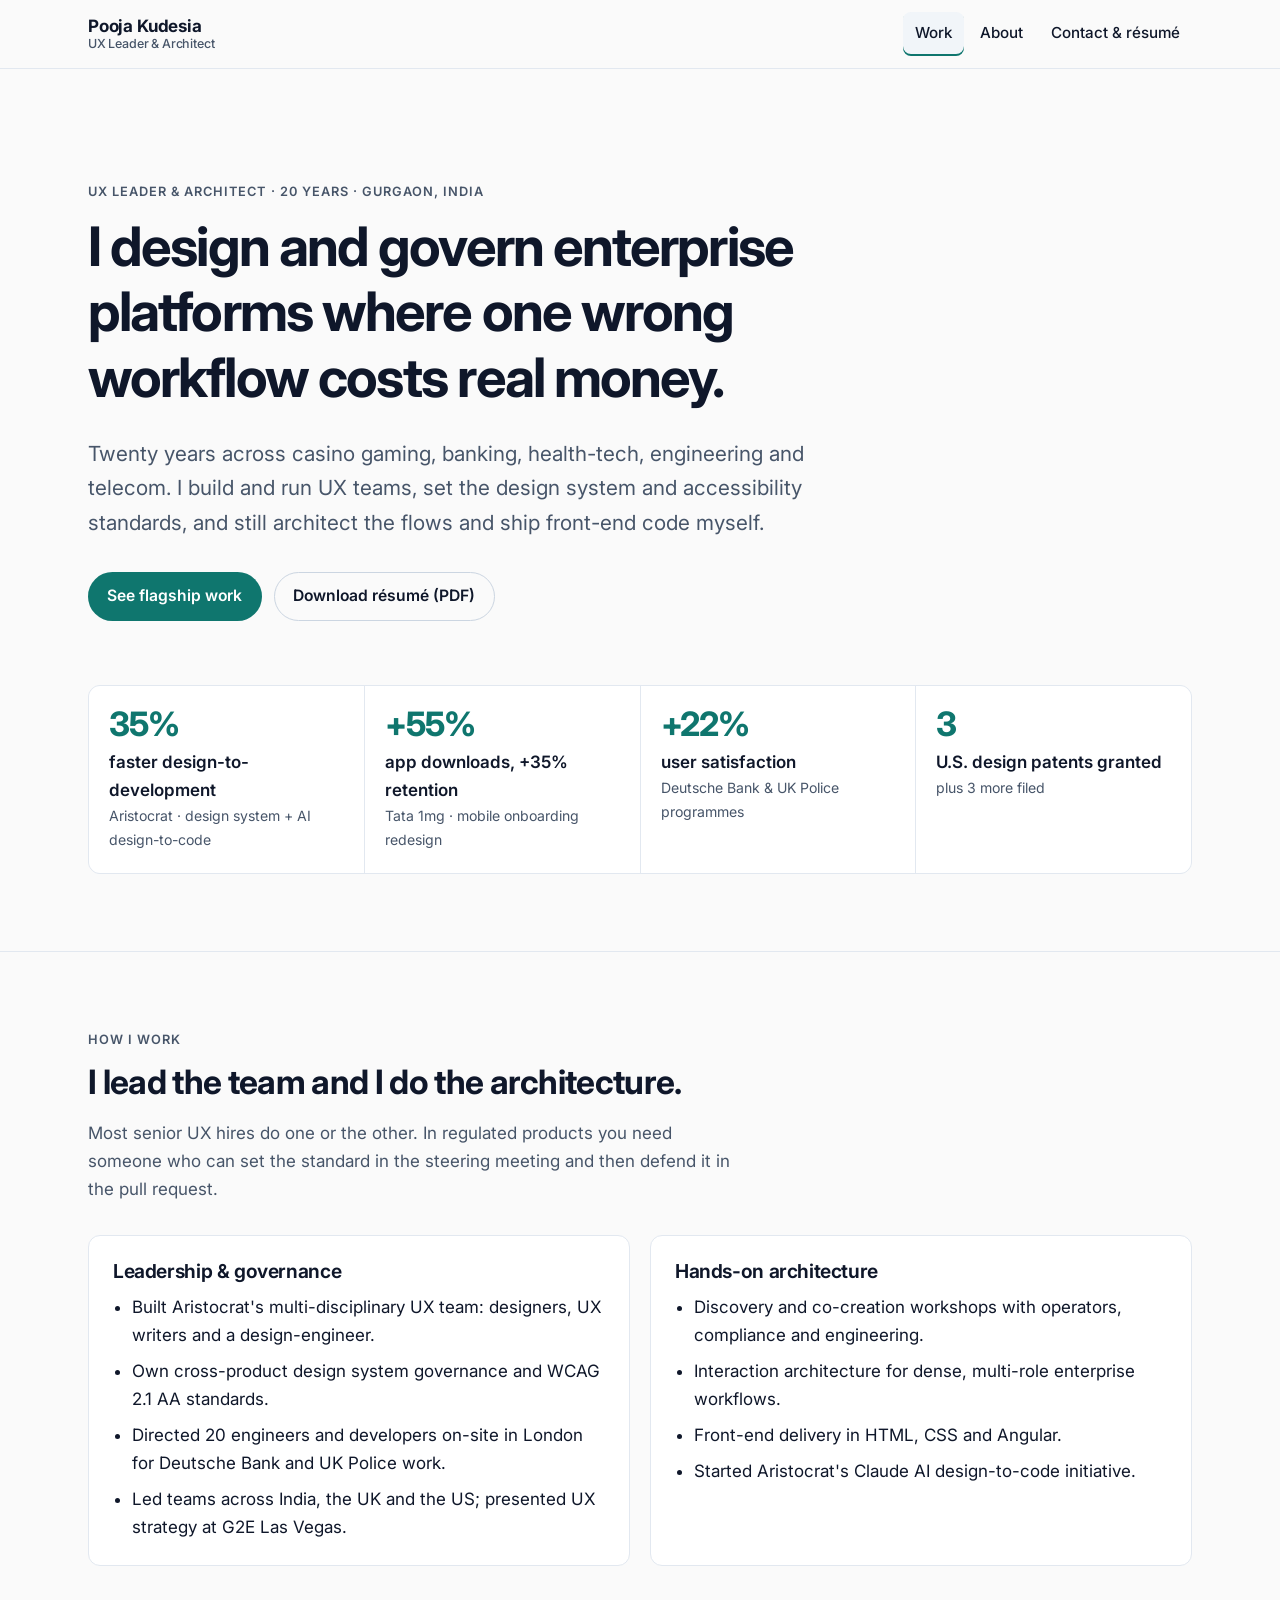
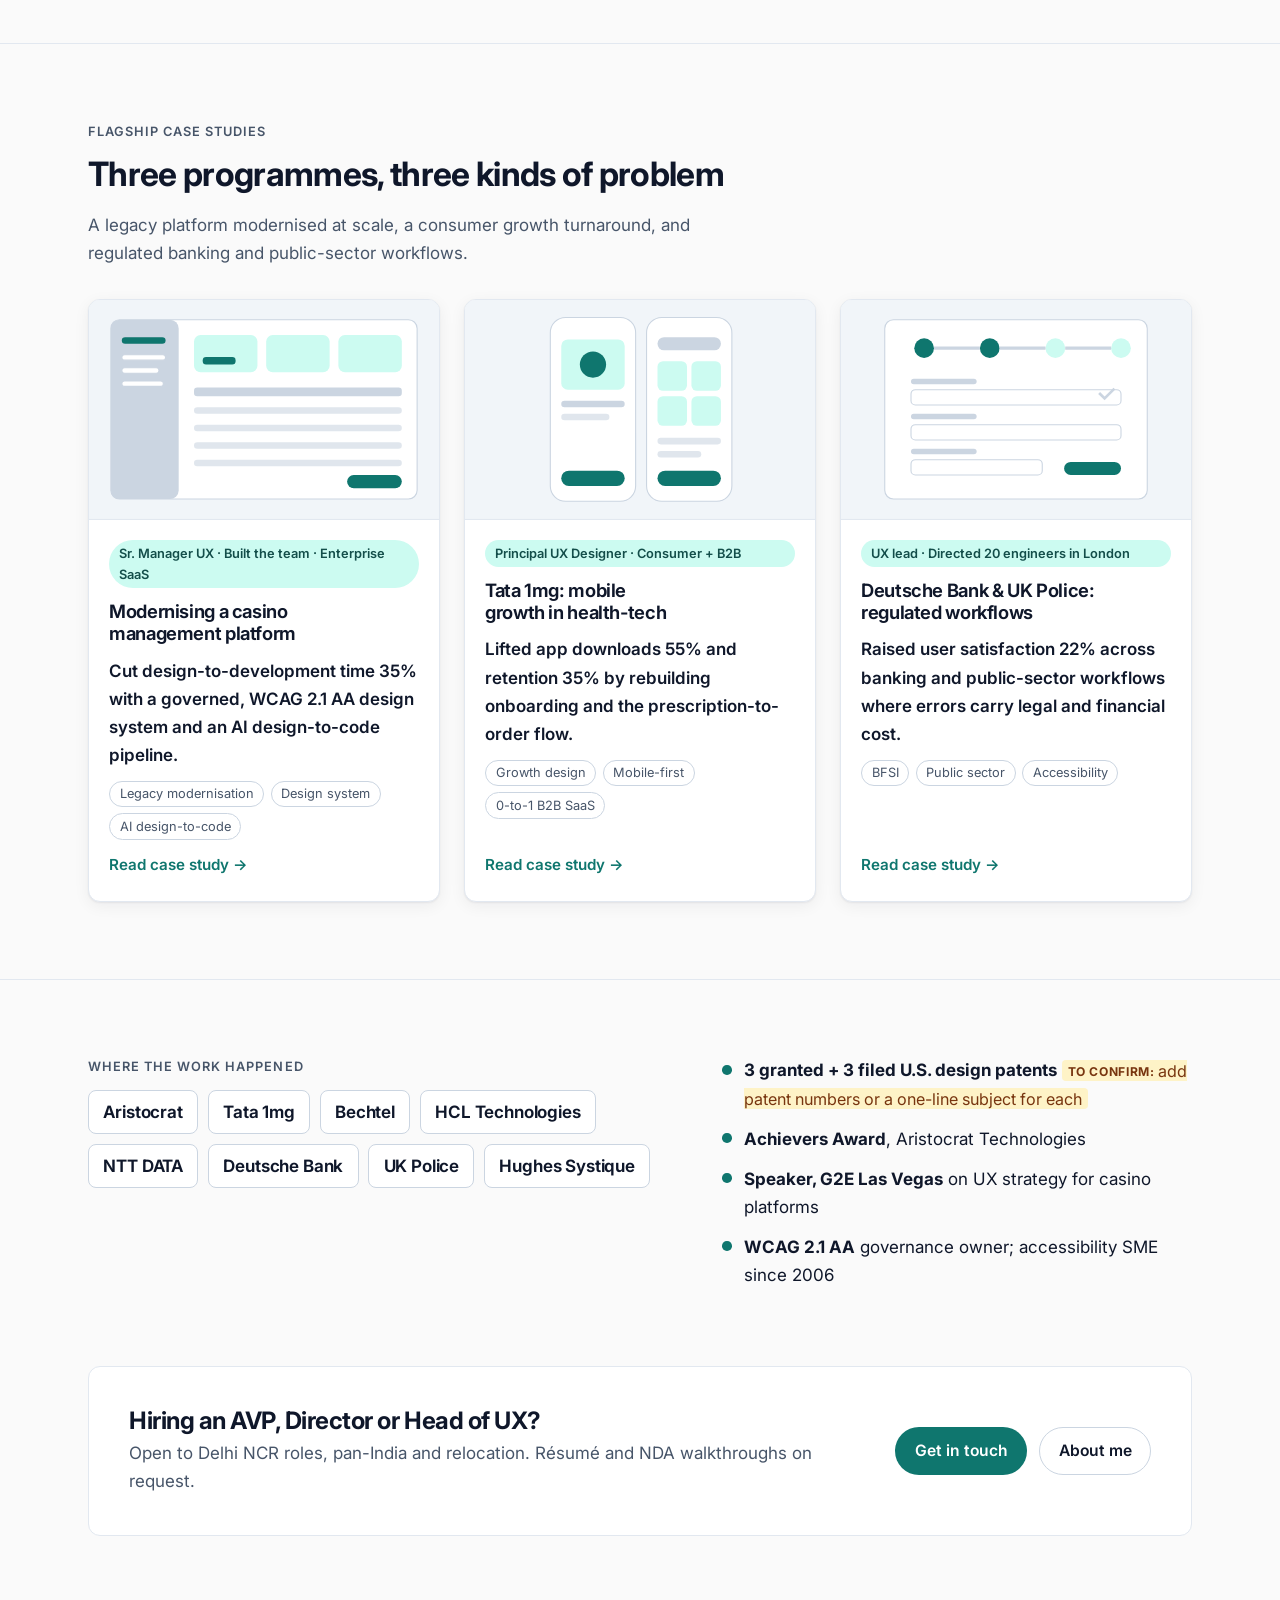
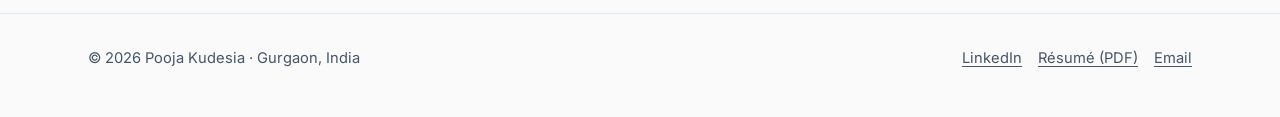
<file: src/index.html>
<!doctype html>
<html lang="en-IN">
<head>
  <meta charset="utf-8">
  <meta name="viewport" content="width=device-width, initial-scale=1">
  <title>Pooja Kudesia · UX Leader & Architect</title>
  <meta name="description" content="UX leader and hands-on architect with 20 years governing enterprise platforms in casino gaming, banking, health-tech, engineering and telecom.">
  <meta property="og:title" content="Pooja Kudesia · UX Leader & Architect">
  <meta property="og:description" content="UX leader and hands-on architect with 20 years governing enterprise platforms in casino gaming, banking, health-tech, engineering and telecom.">
  <meta property="og:type" content="website">
  <meta name="theme-color" content="#FAFAFA" media="(prefers-color-scheme: light)">
  <meta name="theme-color" content="#0F172A" media="(prefers-color-scheme: dark)">
  <link rel="preconnect" href="https://fonts.googleapis.com">
  <link rel="preconnect" href="https://fonts.gstatic.com" crossorigin>
  <link rel="stylesheet" href="https://fonts.googleapis.com/css2?family=Inter:wght@400;500;600;700;800&display=swap">
  <link rel="stylesheet" href="assets/styles.css">
  <link rel="icon" href="data:image/svg+xml,%3Csvg xmlns='http://www.w3.org/2000/svg' viewBox='0 0 32 32'%3E%3Crect width='32' height='32' rx='8' fill='%230F766E'/%3E%3Ctext x='16' y='22' font-family='Arial' font-weight='700' font-size='15' fill='white' text-anchor='middle'%3EPK%3C/text%3E%3C/svg%3E">
  <script src="assets/main.js" defer></script>
</head>
<body>
  <a class="skip-link" href="#main">Skip to main content</a>
  <header class="site-header">
    <div class="container">
      <a class="brand" href="index.html">Pooja Kudesia<small>UX Leader &amp; Architect</small></a>
      <nav class="site-nav" aria-label="Primary">
        <ul>
        <li><a href="index.html" aria-current="page">Work</a></li>
        <li><a href="about.html">About</a></li>
        <li><a href="contact.html">Contact &amp; résumé</a></li>
        </ul>
      </nav>
    </div>
  </header>
  <main id="main">
    <section class="hero">
      <div class="container">
        <p class="eyebrow">UX Leader &amp; Architect · 20 years · Gurgaon, India</p>
        <h1>I design and govern enterprise platforms where one wrong workflow costs real money.</h1>
        <p class="lede">Twenty years across casino gaming, banking, health-tech, engineering and telecom. I build and run UX teams, set the design system and accessibility standards, and still architect the flows and ship front-end code myself.</p>
        <div class="btn-row">
          <a class="btn btn-primary" href="#work">See flagship work</a>
          <a class="btn btn-ghost" href="assets/Pooja-Kudesia-Resume.pdf" download>Download résumé (PDF)</a>
        </div>
      </div>
    </section>

    <section aria-labelledby="proof-title" style="padding-top:0">
      <div class="container">
        <h2 id="proof-title" class="visually-hidden">Results at a glance</h2>
        <ul class="metrics">
          <li><span class="metric-value">35%</span><span class="metric-label">faster design-to-development</span><span class="metric-source">Aristocrat · design system + AI design-to-code</span></li>
          <li><span class="metric-value">+55%</span><span class="metric-label">app downloads, +35% retention</span><span class="metric-source">Tata 1mg · mobile onboarding redesign</span></li>
          <li><span class="metric-value">+22%</span><span class="metric-label">user satisfaction</span><span class="metric-source">Deutsche Bank &amp; UK Police programmes</span></li>
          <li><span class="metric-value">3</span><span class="metric-label">U.S. design patents granted</span><span class="metric-source">plus 3 more filed</span></li>
        </ul>
      </div>
    </section>

    <section class="divider" aria-labelledby="dual-title">
      <div class="container">
        <div class="section-head">
          <p class="eyebrow">How I work</p>
          <h2 id="dual-title">I lead the team and I do the architecture.</h2>
          <p class="muted">Most senior UX hires do one or the other. In regulated products you need someone who can set the standard in the steering meeting and then defend it in the pull request.</p>
        </div>
        <div class="dual">
          <div class="panel">
            <h3>Leadership &amp; governance</h3>
            <ul>
              <li>Built Aristocrat's multi-disciplinary UX team: designers, UX writers and a design-engineer.</li>
              <li>Own cross-product design system governance and WCAG 2.1 AA standards.</li>
              <li>Directed 20 engineers and developers on-site in London for Deutsche Bank and UK Police work.</li>
              <li>Led teams across India, the UK and the US; presented UX strategy at G2E Las Vegas.</li>
            </ul>
          </div>
          <div class="panel">
            <h3>Hands-on architecture</h3>
            <ul>
              <li>Discovery and co-creation workshops with operators, compliance and engineering.</li>
              <li>Interaction architecture for dense, multi-role enterprise workflows.</li>
              <li>Front-end delivery in HTML, CSS and Angular.</li>
              <li>Started Aristocrat's Claude AI design-to-code initiative.</li>
            </ul>
          </div>
        </div>
      </div>
    </section>

    <section id="work" class="divider" aria-labelledby="work-title">
      <div class="container">
        <div class="section-head">
          <p class="eyebrow">Flagship case studies</p>
          <h2 id="work-title">Three programmes, three kinds of problem</h2>
          <p class="muted">A legacy platform modernised at scale, a consumer growth turnaround, and regulated banking and public-sector workflows.</p>
        </div>
        <div class="cards">
        <article class="card">
          <div class="card-thumb"><svg viewBox="0 0 320 200" role="presentation" aria-hidden="true" focusable="false">
  <rect class="t-bg" width="320" height="200"/>
  <rect class="t-win" x="20" y="18" width="280" height="164" rx="8"/>
  <rect class="t-bar" x="20" y="18" width="62" height="164" rx="8"/>
  <rect class="t-acc" x="30" y="34" width="40" height="6" rx="3"/>
  <rect class="t-win" x="30" y="50" width="40" height="5" rx="2.5"/><rect class="t-win" x="30" y="62" width="34" height="5" rx="2.5"/><rect class="t-win" x="30" y="74" width="38" height="5" rx="2.5"/>
  <rect class="t-soft" x="96" y="32" width="58" height="34" rx="6"/><rect class="t-soft" x="162" y="32" width="58" height="34" rx="6"/><rect class="t-soft" x="228" y="32" width="58" height="34" rx="6"/>
  <rect class="t-acc" x="104" y="52" width="30" height="7" rx="3"/>
  <g class="t-bar"><rect x="96" y="80" width="190" height="8" rx="3"/><rect x="96" y="98" width="190" height="6" rx="3" opacity=".6"/><rect x="96" y="114" width="190" height="6" rx="3" opacity=".6"/><rect x="96" y="130" width="190" height="6" rx="3" opacity=".6"/><rect x="96" y="146" width="190" height="6" rx="3" opacity=".6"/></g>
  <rect class="t-acc" x="236" y="160" width="50" height="12" rx="6"/>
</svg></div>
          <div class="card-body">
            <span class="badge">Sr. Manager UX · Built the team · Enterprise SaaS</span>
            <h3><a href="case-aristocrat.html">Modernising a casino management platform</a></h3>
            <p class="outcome">Cut design-to-development time 35% with a governed, WCAG 2.1 AA design system and an AI design-to-code pipeline.</p>
            <ul class="tags" aria-label="Capabilities"><li>Legacy modernisation</li><li>Design system</li><li>AI design-to-code</li></ul>
            <span class="more" aria-hidden="true">Read case study →</span>
          </div>
        </article>
        <article class="card">
          <div class="card-thumb"><svg viewBox="0 0 320 200" role="presentation" aria-hidden="true" focusable="false">
  <rect class="t-bg" width="320" height="200"/>
  <rect class="t-win" x="78" y="16" width="78" height="168" rx="14"/>
  <rect class="t-soft" x="88" y="36" width="58" height="46" rx="6"/>
  <circle class="t-acc" cx="117" cy="59" r="12"/>
  <g class="t-bar"><rect x="88" y="92" width="58" height="6" rx="3"/><rect x="88" y="104" width="44" height="6" rx="3" opacity=".6"/></g>
  <rect class="t-acc" x="88" y="156" width="58" height="14" rx="7"/>
  <rect class="t-win" x="166" y="16" width="78" height="168" rx="14"/>
  <rect class="t-bar" x="176" y="34" width="58" height="12" rx="6"/>
  <g class="t-soft"><rect x="176" y="56" width="27" height="27" rx="5"/><rect x="207" y="56" width="27" height="27" rx="5"/><rect x="176" y="88" width="27" height="27" rx="5"/><rect x="207" y="88" width="27" height="27" rx="5"/></g>
  <g class="t-bar"><rect x="176" y="126" width="58" height="6" rx="3" opacity=".6"/><rect x="176" y="138" width="40" height="6" rx="3" opacity=".6"/></g>
  <rect class="t-acc" x="176" y="156" width="58" height="14" rx="7"/>
</svg></div>
          <div class="card-body">
            <span class="badge">Principal UX Designer · Consumer + B2B</span>
            <h3><a href="case-tata-1mg.html">Tata 1mg: mobile growth in health-tech</a></h3>
            <p class="outcome">Lifted app downloads 55% and retention 35% by rebuilding onboarding and the prescription-to-order flow.</p>
            <ul class="tags" aria-label="Capabilities"><li>Growth design</li><li>Mobile-first</li><li>0-to-1 B2B SaaS</li></ul>
            <span class="more" aria-hidden="true">Read case study →</span>
          </div>
        </article>
        <article class="card">
          <div class="card-thumb"><svg viewBox="0 0 320 200" role="presentation" aria-hidden="true" focusable="false">
  <rect class="t-bg" width="320" height="200"/>
  <rect class="t-win" x="40" y="18" width="240" height="164" rx="8"/>
  <g><circle class="t-acc" cx="76" cy="44" r="9"/><circle class="t-acc" cx="136" cy="44" r="9"/><circle class="t-soft" cx="196" cy="44" r="9"/><circle class="t-soft" cx="256" cy="44" r="9"/></g>
  <path class="t-line" stroke-width="3" d="M85 44h42M145 44h42M205 44h42"/>
  <g class="t-bar"><rect x="64" y="72" width="60" height="5" rx="2.5"/><rect x="64" y="104" width="60" height="5" rx="2.5"/><rect x="64" y="136" width="60" height="5" rx="2.5"/></g>
  <g class="t-win"><rect x="64" y="82" width="192" height="14" rx="4"/><rect x="64" y="114" width="192" height="14" rx="4"/><rect x="64" y="146" width="120" height="14" rx="4"/></g>
  <path class="t-line" stroke-width="2.5" d="M236 85l5 5 9-9"/>
  <rect class="t-acc" x="204" y="148" width="52" height="12" rx="6"/>
</svg></div>
          <div class="card-body">
            <span class="badge">UX lead · Directed 20 engineers in London</span>
            <h3><a href="case-deutsche-bank.html">Deutsche Bank &amp; UK Police: regulated workflows</a></h3>
            <p class="outcome">Raised user satisfaction 22% across banking and public-sector workflows where errors carry legal and financial cost.</p>
            <ul class="tags" aria-label="Capabilities"><li>BFSI</li><li>Public sector</li><li>Accessibility</li></ul>
            <span class="more" aria-hidden="true">Read case study →</span>
          </div>
        </article>
        </div>
      </div>
    </section>

    <section class="divider" aria-labelledby="creds-title">
      <div class="container creds">
        <div>
          <p class="eyebrow">Where the work happened</p>
          <h2 id="creds-title" class="visually-hidden">Employers, clients and credentials</h2>
          <ul class="wordmarks" aria-label="Employers and clients">
            <li>Aristocrat</li><li>Tata 1mg</li><li>Bechtel</li><li>HCL Technologies</li><li>NTT DATA</li><li>Deutsche Bank</li><li>UK Police</li><li>Hughes Systique</li>
          </ul>
        </div>
        <ul class="cred-list">
          <li><span class="dot" aria-hidden="true"></span><span><strong>3 granted + 3 filed U.S. design patents</strong> <span class="todo">add patent numbers or a one-line subject for each</span></span></li>
          <li><span class="dot" aria-hidden="true"></span><span><strong>Achievers Award</strong>, Aristocrat Technologies</span></li>
          <li><span class="dot" aria-hidden="true"></span><span><strong>Speaker, G2E Las Vegas</strong> on UX strategy for casino platforms</span></li>
          <li><span class="dot" aria-hidden="true"></span><span><strong>WCAG 2.1 AA</strong> governance owner; accessibility SME since 2006</span></li>
        </ul>
      </div>
    </section>

    <section style="padding-top:0">
      <div class="container">
        <div class="cta-band">
          <div>
            <h2>Hiring an AVP, Director or Head of UX?</h2>
            <p>Open to Delhi NCR roles, pan-India and relocation. Résumé and NDA walkthroughs on request.</p>
          </div>
          <div class="btn-row">
            <a class="btn btn-primary" href="contact.html">Get in touch</a>
            <a class="btn btn-ghost" href="about.html">About me</a>
          </div>
        </div>
      </div>
    </section>
  </main>
  <footer class="site-footer">
    <div class="container">
      <p>&copy; <span id="year">2026</span> Pooja Kudesia · Gurgaon, India</p>
      <ul>
        <li><a href="https://www.linkedin.com/in/poojakudesia" rel="noopener">LinkedIn</a></li>
        <li><a href="assets/Pooja-Kudesia-Resume.pdf" download>Résumé (PDF)</a></li>
        <li><a href="mailto:your.name@example.com">Email</a></li>
      </ul>
    </div>
  </footer>
  
</body>
</html>
</file>
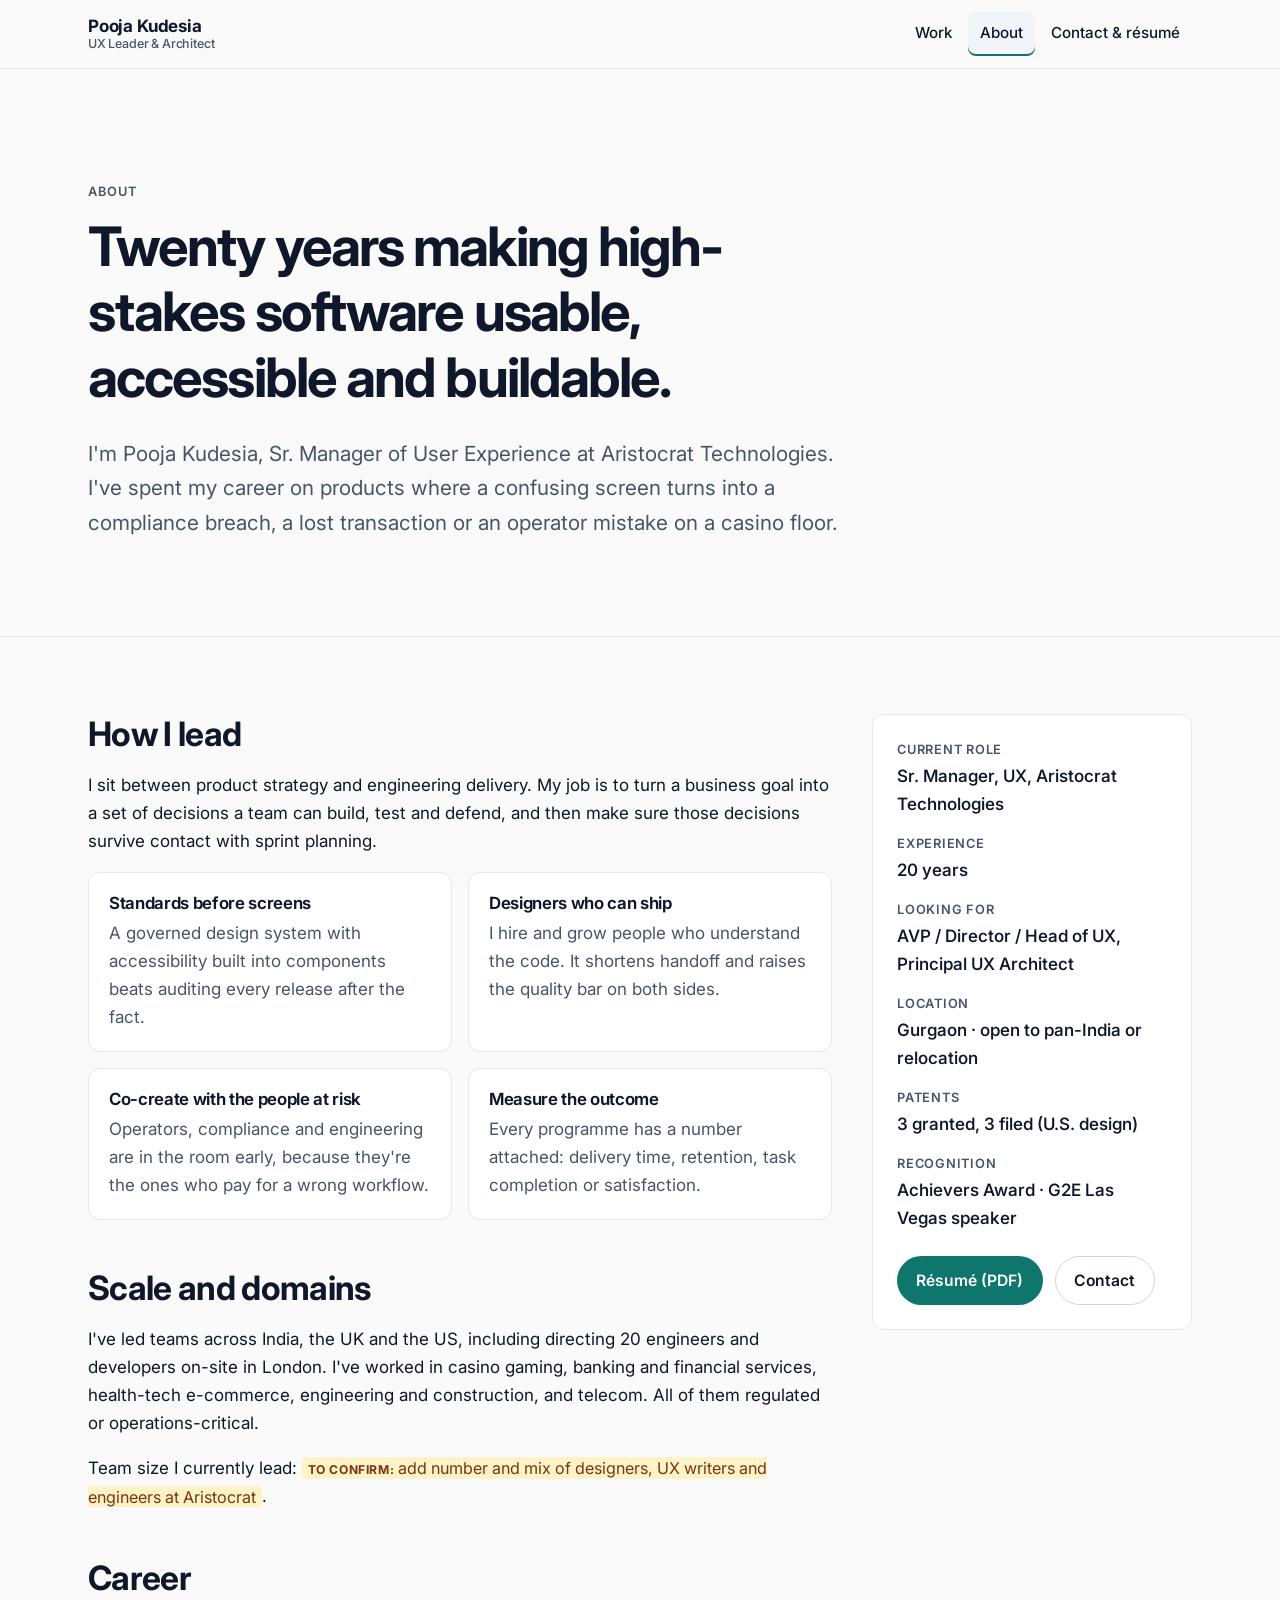
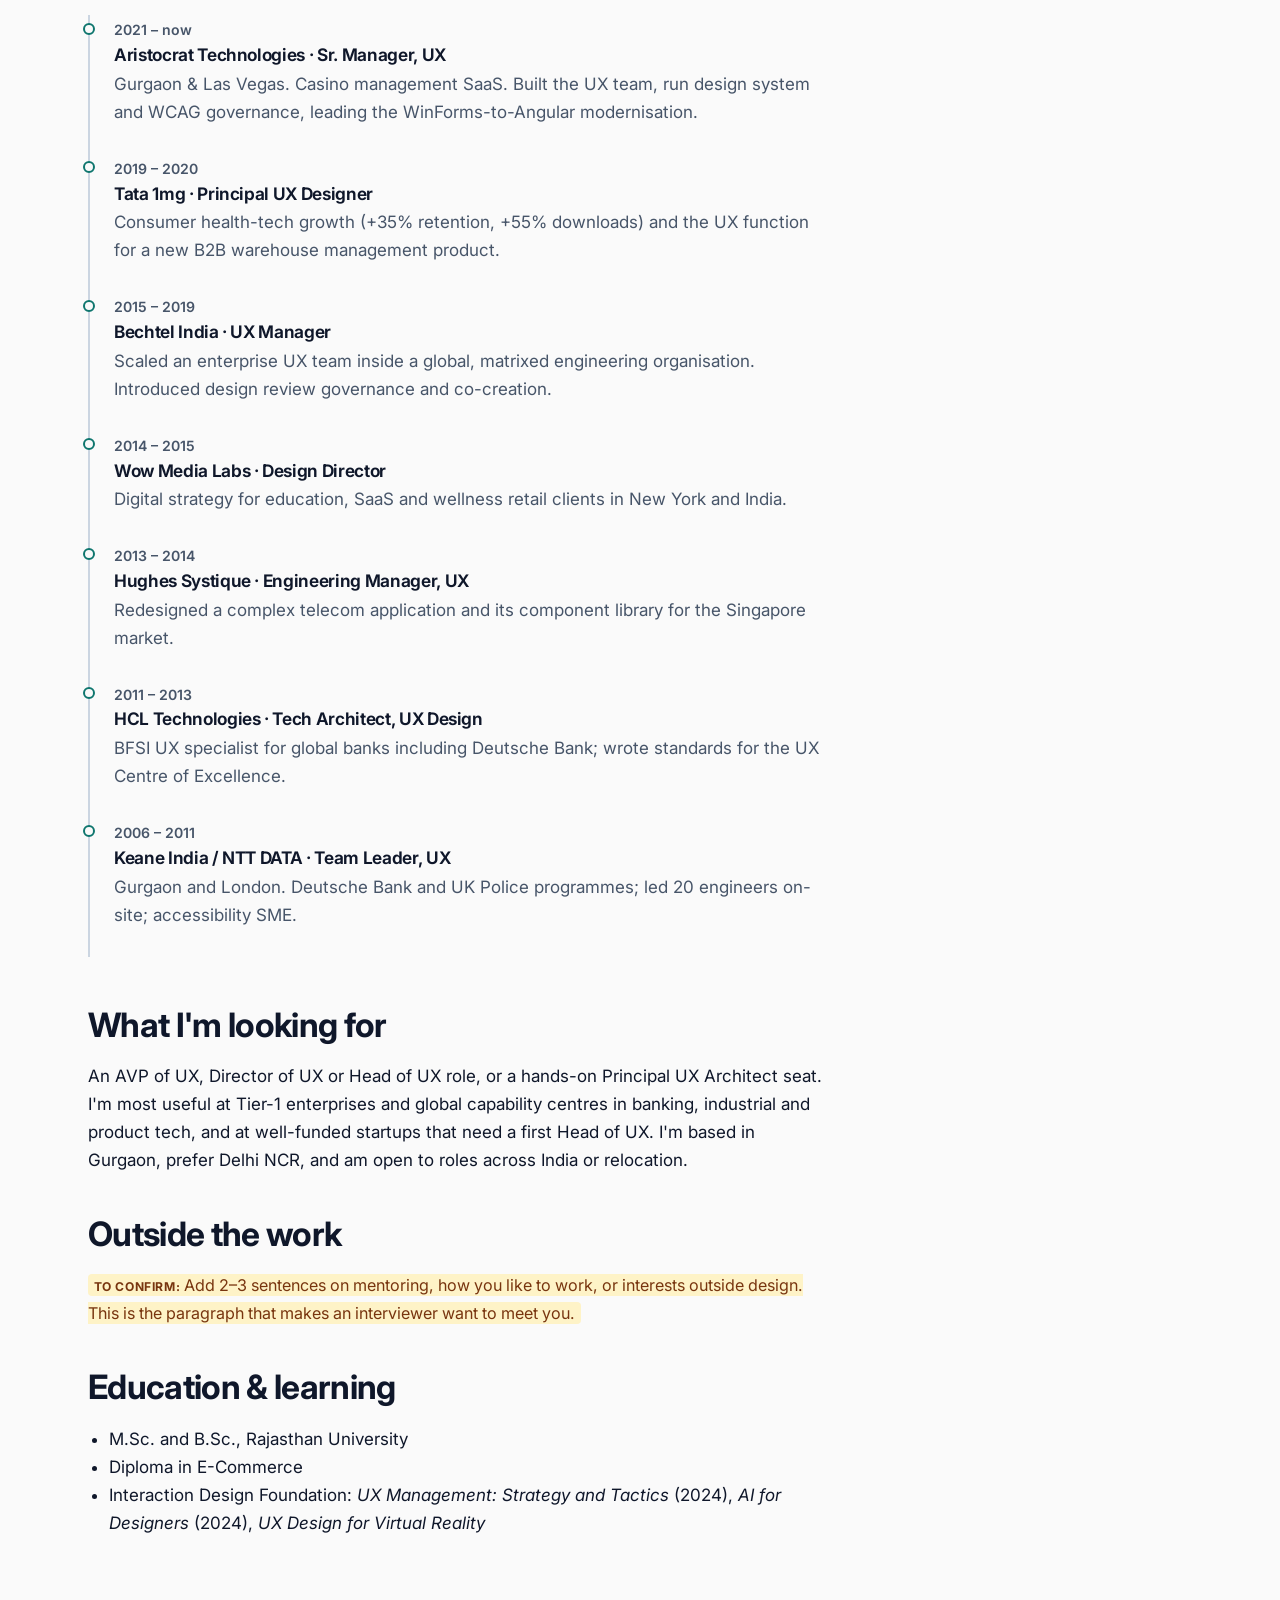
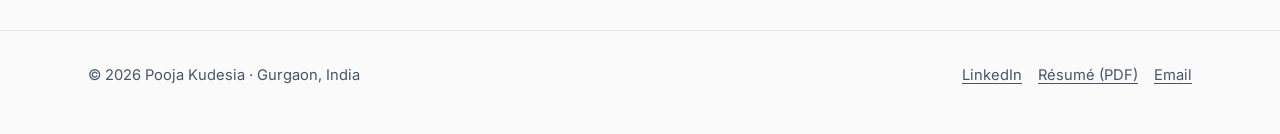
<file: src/about.html>
<!doctype html>
<html lang="en-IN">
<head>
  <meta charset="utf-8">
  <meta name="viewport" content="width=device-width, initial-scale=1">
  <title>About · Pooja Kudesia</title>
  <meta name="description" content="Leadership approach, domains, career and target roles for Pooja Kudesia, UX leader and architect.">
  <meta property="og:title" content="About · Pooja Kudesia">
  <meta property="og:description" content="Leadership approach, domains, career and target roles for Pooja Kudesia, UX leader and architect.">
  <meta property="og:type" content="website">
  <meta name="theme-color" content="#FAFAFA" media="(prefers-color-scheme: light)">
  <meta name="theme-color" content="#0F172A" media="(prefers-color-scheme: dark)">
  <link rel="preconnect" href="https://fonts.googleapis.com">
  <link rel="preconnect" href="https://fonts.gstatic.com" crossorigin>
  <link rel="stylesheet" href="https://fonts.googleapis.com/css2?family=Inter:wght@400;500;600;700;800&display=swap">
  <link rel="stylesheet" href="assets/styles.css">
  <link rel="icon" href="data:image/svg+xml,%3Csvg xmlns='http://www.w3.org/2000/svg' viewBox='0 0 32 32'%3E%3Crect width='32' height='32' rx='8' fill='%230F766E'/%3E%3Ctext x='16' y='22' font-family='Arial' font-weight='700' font-size='15' fill='white' text-anchor='middle'%3EPK%3C/text%3E%3C/svg%3E">
  <script src="assets/main.js" defer></script>
</head>
<body>
  <a class="skip-link" href="#main">Skip to main content</a>
  <header class="site-header">
    <div class="container">
      <a class="brand" href="index.html">Pooja Kudesia<small>UX Leader &amp; Architect</small></a>
      <nav class="site-nav" aria-label="Primary">
        <ul>
        <li><a href="index.html">Work</a></li>
        <li><a href="about.html" aria-current="page">About</a></li>
        <li><a href="contact.html">Contact &amp; résumé</a></li>
        </ul>
      </nav>
    </div>
  </header>
  <main id="main">
    <section class="hero">
      <div class="container">
        <p class="eyebrow">About</p>
        <h1>Twenty years making high-stakes software usable, accessible and buildable.</h1>
        <p class="lede">I'm Pooja Kudesia, Sr. Manager of User Experience at Aristocrat Technologies. I've spent my career on products where a confusing screen turns into a compliance breach, a lost transaction or an operator mistake on a casino floor.</p>
      </div>
    </section>

    <section class="divider">
      <div class="container two-col">
        <div>
          <div class="prose">
            <h2>How I lead</h2>
            <p>I sit between product strategy and engineering delivery. My job is to turn a business goal into a set of decisions a team can build, test and defend, and then make sure those decisions survive contact with sprint planning.</p>
          </div>
          <ul class="principles">
            <li><h3>Standards before screens</h3><p>A governed design system with accessibility built into components beats auditing every release after the fact.</p></li>
            <li><h3>Designers who can ship</h3><p>I hire and grow people who understand the code. It shortens handoff and raises the quality bar on both sides.</p></li>
            <li><h3>Co-create with the people at risk</h3><p>Operators, compliance and engineering are in the room early, because they're the ones who pay for a wrong workflow.</p></li>
            <li><h3>Measure the outcome</h3><p>Every programme has a number attached: delivery time, retention, task completion or satisfaction.</p></li>
          </ul>

          <div class="prose" style="margin-top:3rem">
            <h2>Scale and domains</h2>
            <p>I've led teams across India, the UK and the US, including directing 20 engineers and developers on-site in London. I've worked in casino gaming, banking and financial services, health-tech e-commerce, engineering and construction, and telecom. All of them regulated or operations-critical.</p>
            <p>Team size I currently lead: <span class="todo">add number and mix of designers, UX writers and engineers at Aristocrat</span>.</p>
          </div>

          <div class="prose" style="margin-top:3rem">
            <h2>Career</h2>
          </div>
          <ol class="timeline">
          <li><span class="when">2021 – now</span><h3>Aristocrat Technologies · Sr. Manager, UX</h3><p>Gurgaon &amp; Las Vegas. Casino management SaaS. Built the UX team, run design system and WCAG governance, leading the WinForms-to-Angular modernisation.</p></li>
          <li><span class="when">2019 – 2020</span><h3>Tata 1mg · Principal UX Designer</h3><p>Consumer health-tech growth (+35% retention, +55% downloads) and the UX function for a new B2B warehouse management product.</p></li>
          <li><span class="when">2015 – 2019</span><h3>Bechtel India · UX Manager</h3><p>Scaled an enterprise UX team inside a global, matrixed engineering organisation. Introduced design review governance and co-creation.</p></li>
          <li><span class="when">2014 – 2015</span><h3>Wow Media Labs · Design Director</h3><p>Digital strategy for education, SaaS and wellness retail clients in New York and India.</p></li>
          <li><span class="when">2013 – 2014</span><h3>Hughes Systique · Engineering Manager, UX</h3><p>Redesigned a complex telecom application and its component library for the Singapore market.</p></li>
          <li><span class="when">2011 – 2013</span><h3>HCL Technologies · Tech Architect, UX Design</h3><p>BFSI UX specialist for global banks including Deutsche Bank; wrote standards for the UX Centre of Excellence.</p></li>
          <li><span class="when">2006 – 2011</span><h3>Keane India / NTT DATA · Team Leader, UX</h3><p>Gurgaon and London. Deutsche Bank and UK Police programmes; led 20 engineers on-site; accessibility SME.</p></li>
          </ol>

          <div class="prose" style="margin-top:3rem">
            <h2>What I'm looking for</h2>
            <p>An AVP of UX, Director of UX or Head of UX role, or a hands-on Principal UX Architect seat. I'm most useful at Tier-1 enterprises and global capability centres in banking, industrial and product tech, and at well-funded startups that need a first Head of UX. I'm based in Gurgaon, prefer Delhi NCR, and am open to roles across India or relocation.</p>

            <h2 style="margin-top:2.5rem">Outside the work</h2>
            <p><span class="todo">Add 2–3 sentences on mentoring, how you like to work, or interests outside design. This is the paragraph that makes an interviewer want to meet you.</span></p>

            <h2 style="margin-top:2.5rem">Education &amp; learning</h2>
            <ul>
              <li>M.Sc. and B.Sc., Rajasthan University</li>
              <li>Diploma in E-Commerce</li>
              <li>Interaction Design Foundation: <cite>UX Management: Strategy and Tactics</cite> (2024), <cite>AI for Designers</cite> (2024), <cite>UX Design for Virtual Reality</cite></li>
            </ul>
          </div>
        </div>

        <aside class="fact-card" aria-label="Quick facts">
          <dl>
            <div><dt>Current role</dt><dd>Sr. Manager, UX, Aristocrat Technologies</dd></div>
            <div><dt>Experience</dt><dd>20 years</dd></div>
            <div><dt>Looking for</dt><dd>AVP / Director / Head of UX, Principal UX Architect</dd></div>
            <div><dt>Location</dt><dd>Gurgaon · open to pan-India or relocation</dd></div>
            <div><dt>Patents</dt><dd>3 granted, 3 filed (U.S. design)</dd></div>
            <div><dt>Recognition</dt><dd>Achievers Award · G2E Las Vegas speaker</dd></div>
          </dl>
          <div class="btn-row" style="margin-top:1.5rem">
            <a class="btn btn-primary" href="assets/Pooja-Kudesia-Resume.pdf" download>Résumé (PDF)</a>
            <a class="btn btn-ghost" href="contact.html">Contact</a>
          </div>
        </aside>
      </div>
    </section>
  </main>
  <footer class="site-footer">
    <div class="container">
      <p>&copy; <span id="year">2026</span> Pooja Kudesia · Gurgaon, India</p>
      <ul>
        <li><a href="https://www.linkedin.com/in/poojakudesia" rel="noopener">LinkedIn</a></li>
        <li><a href="assets/Pooja-Kudesia-Resume.pdf" download>Résumé (PDF)</a></li>
        <li><a href="mailto:your.name@example.com">Email</a></li>
      </ul>
    </div>
  </footer>
  
</body>
</html>
</file>
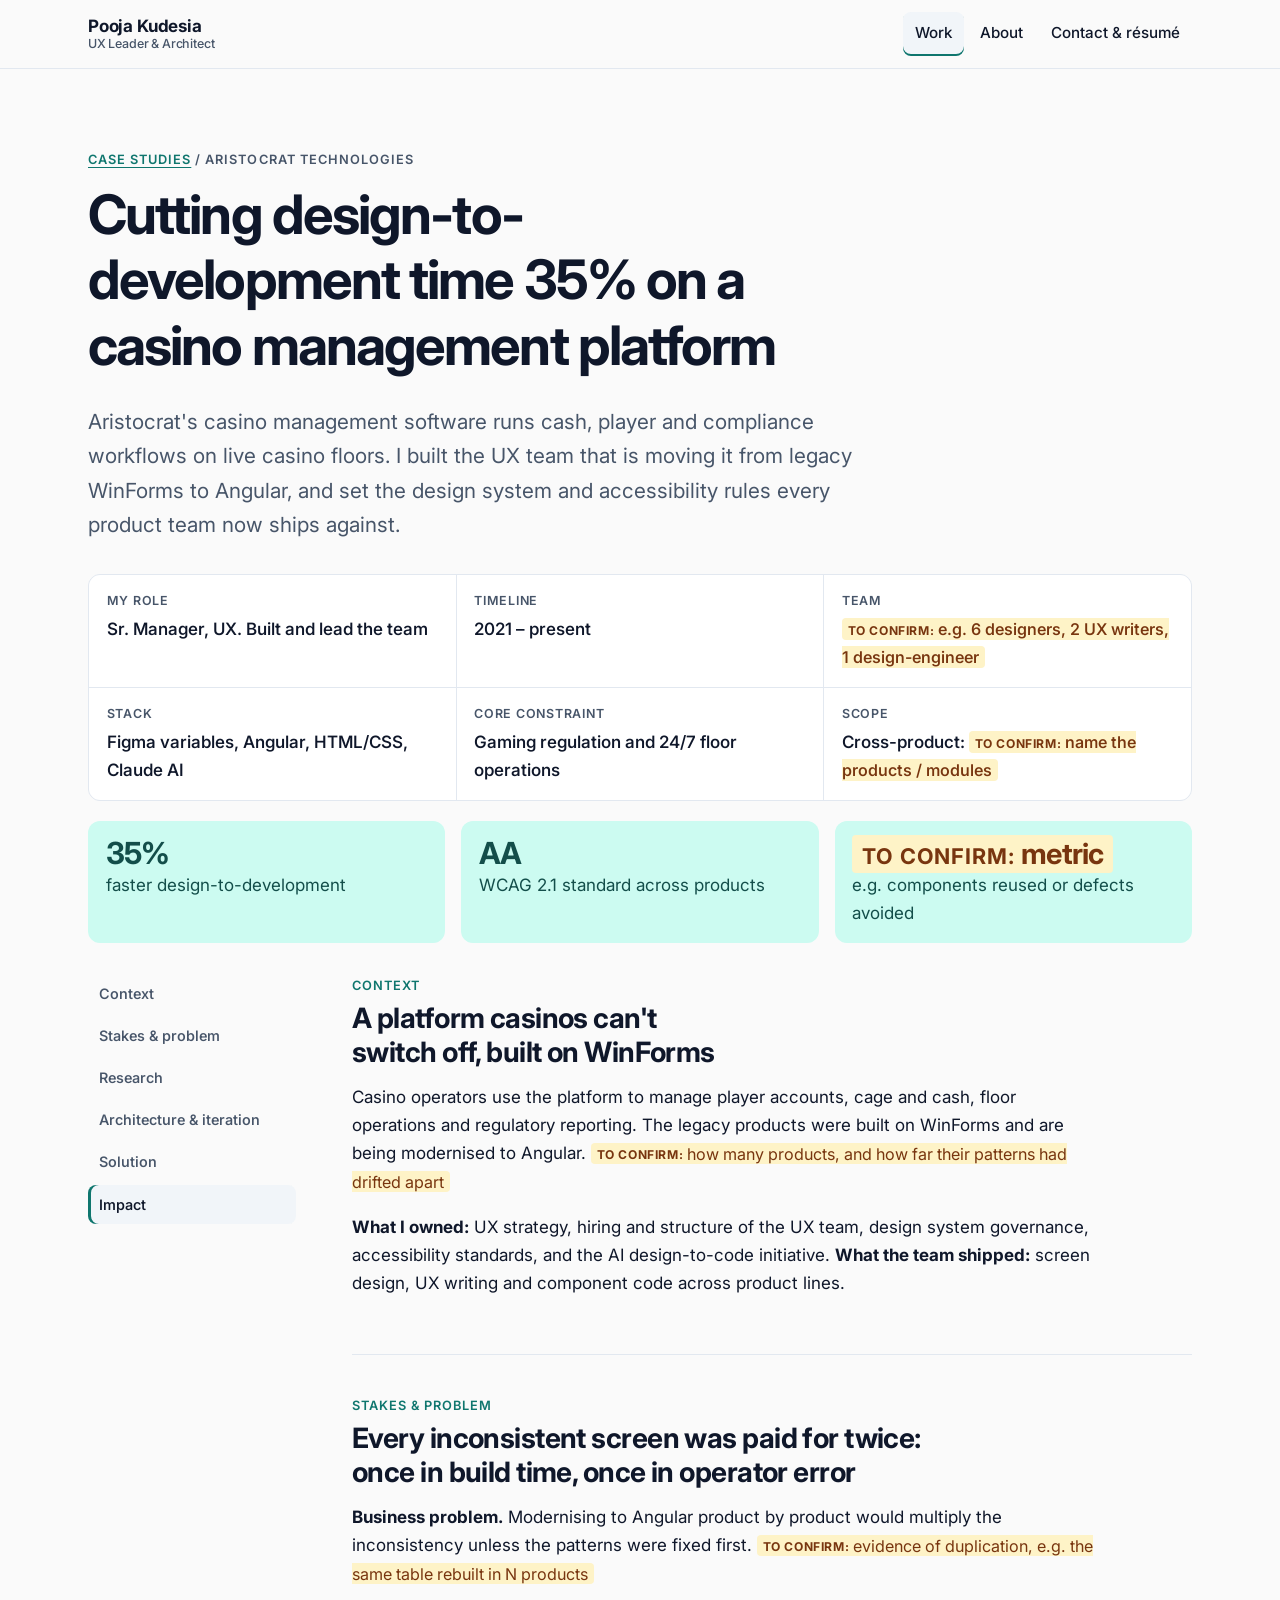
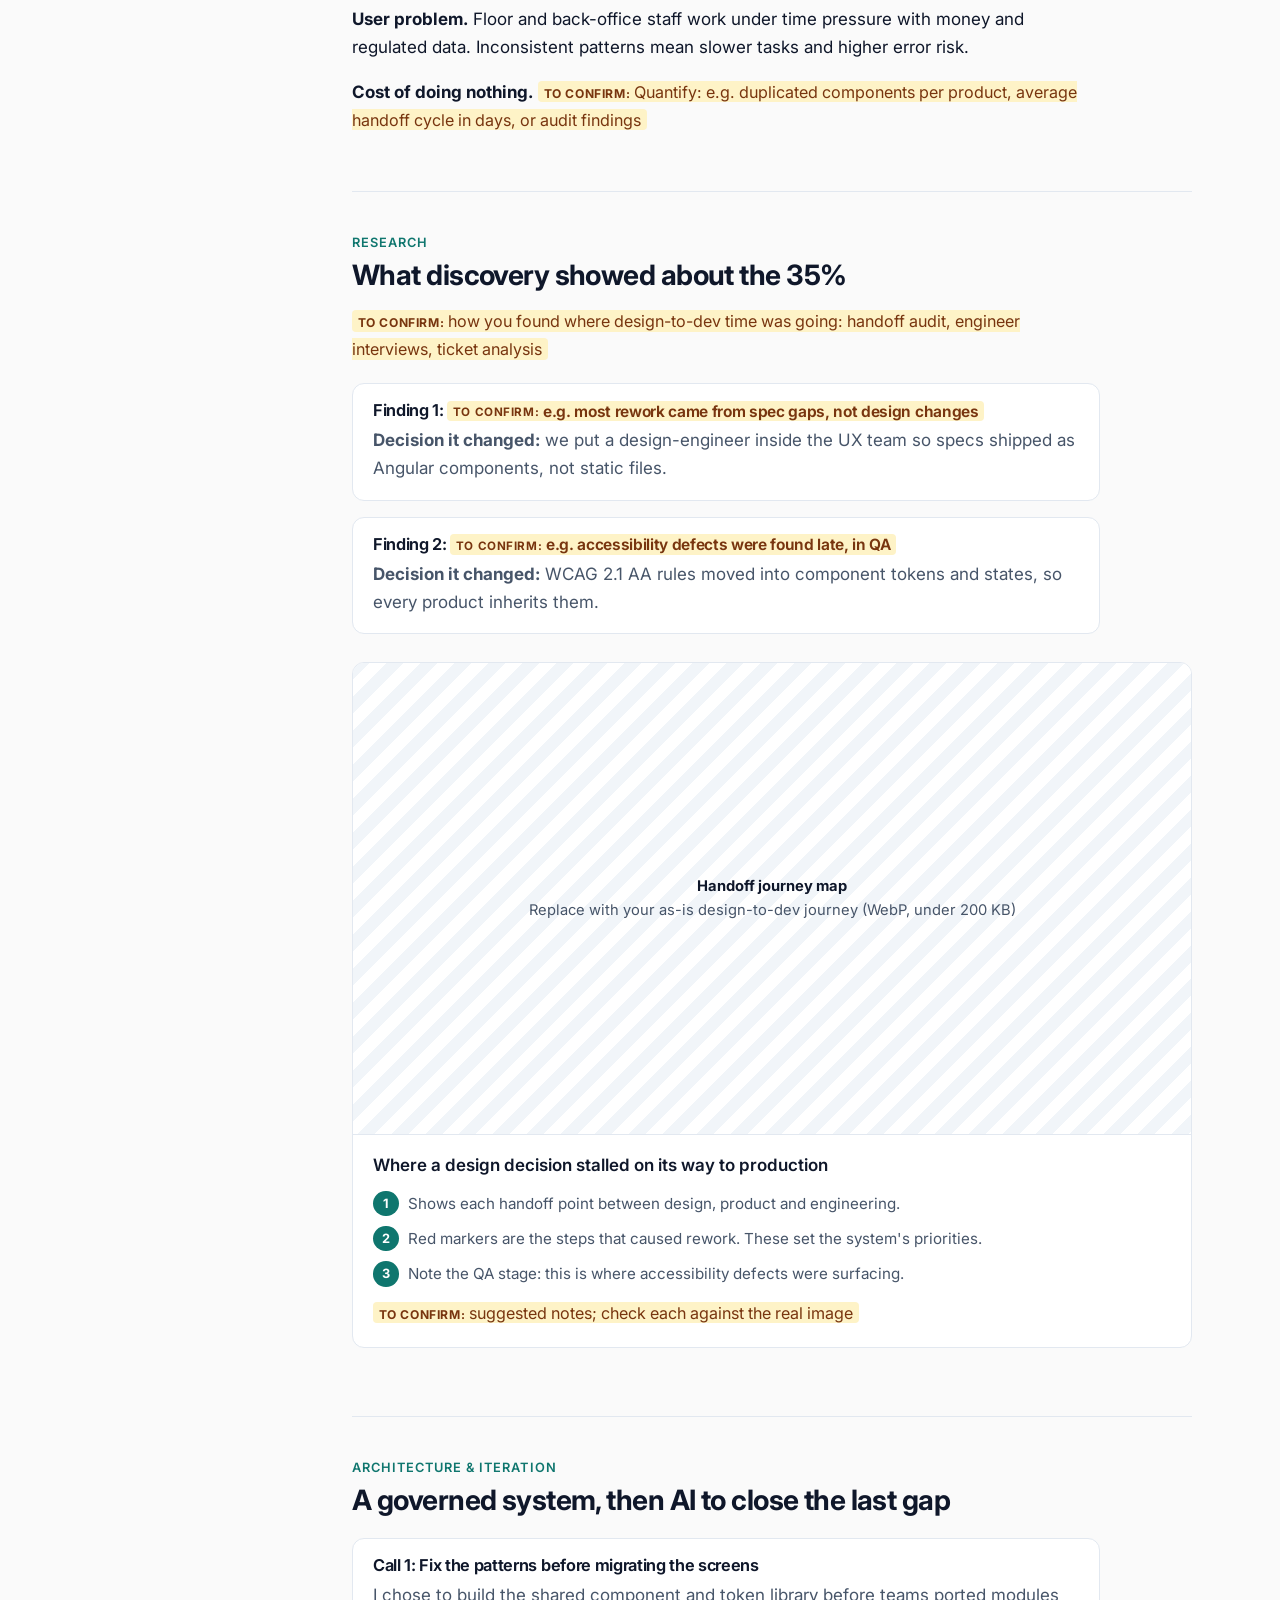
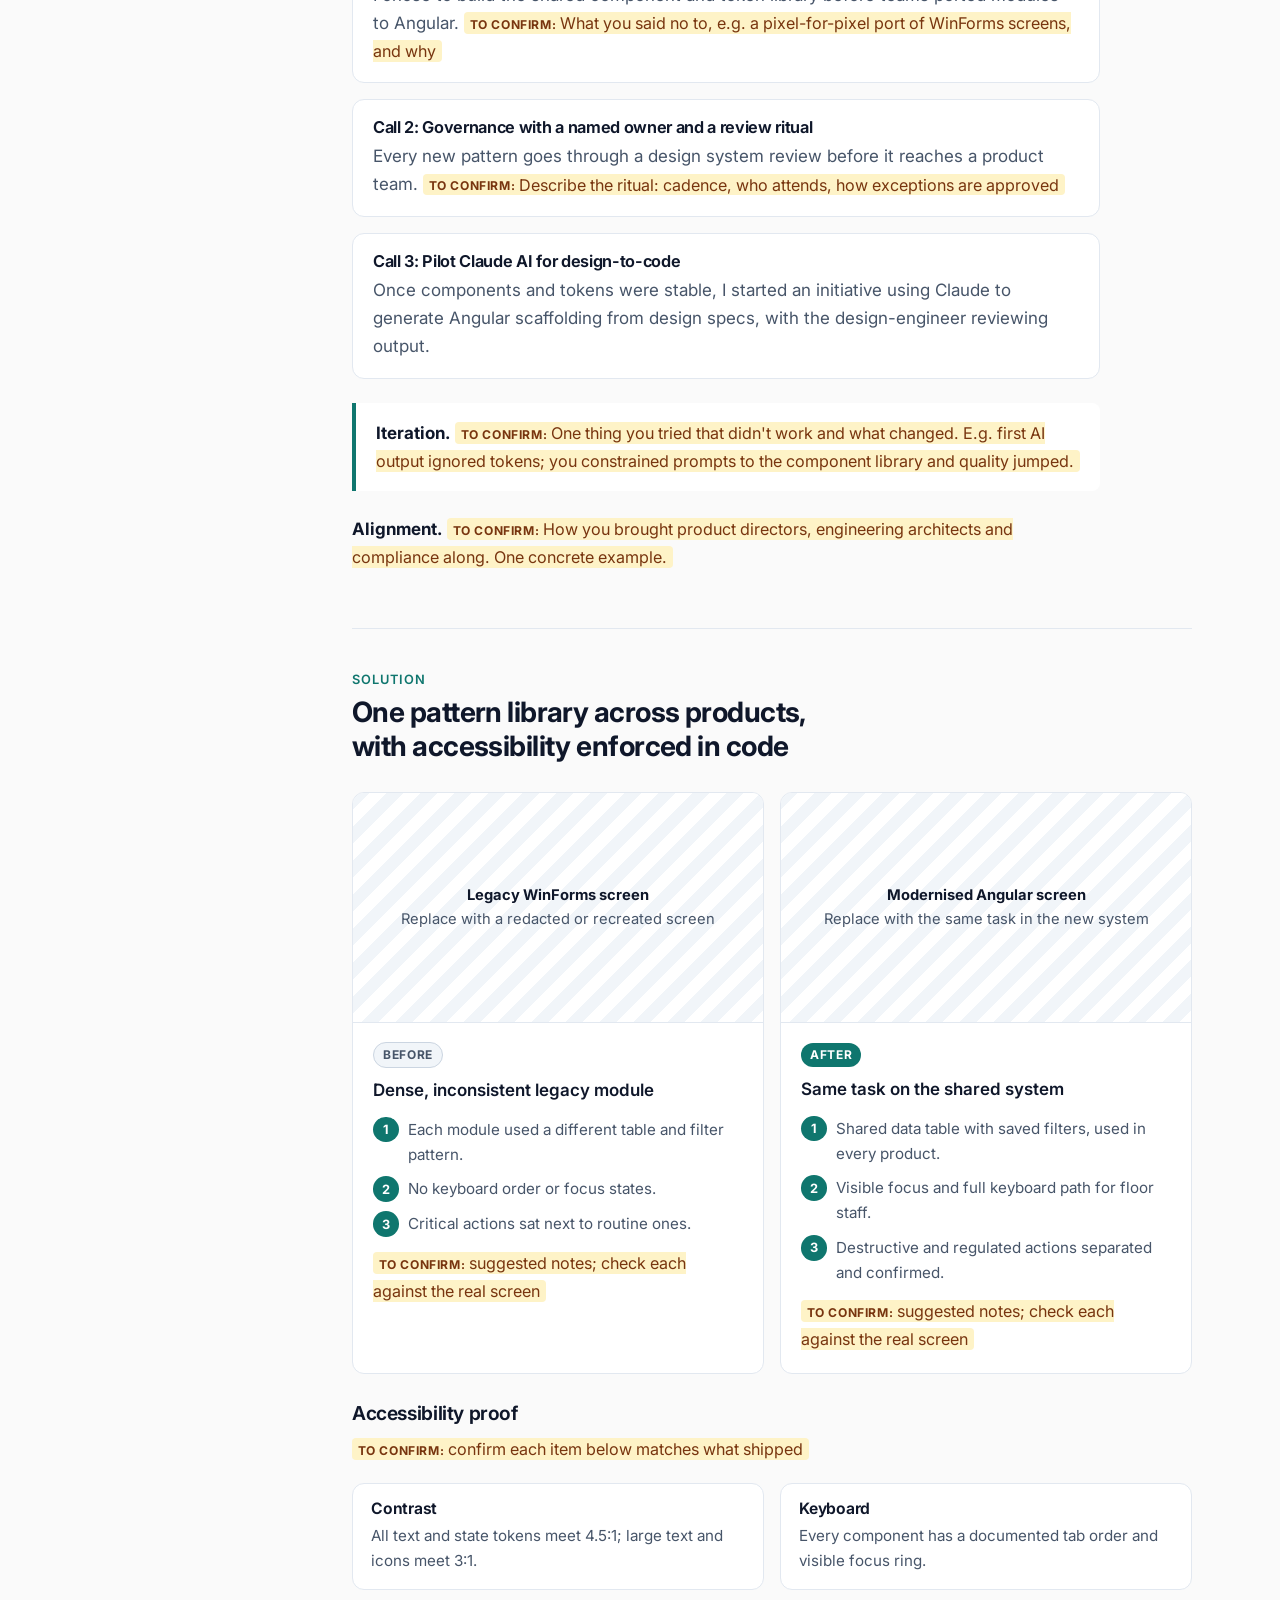
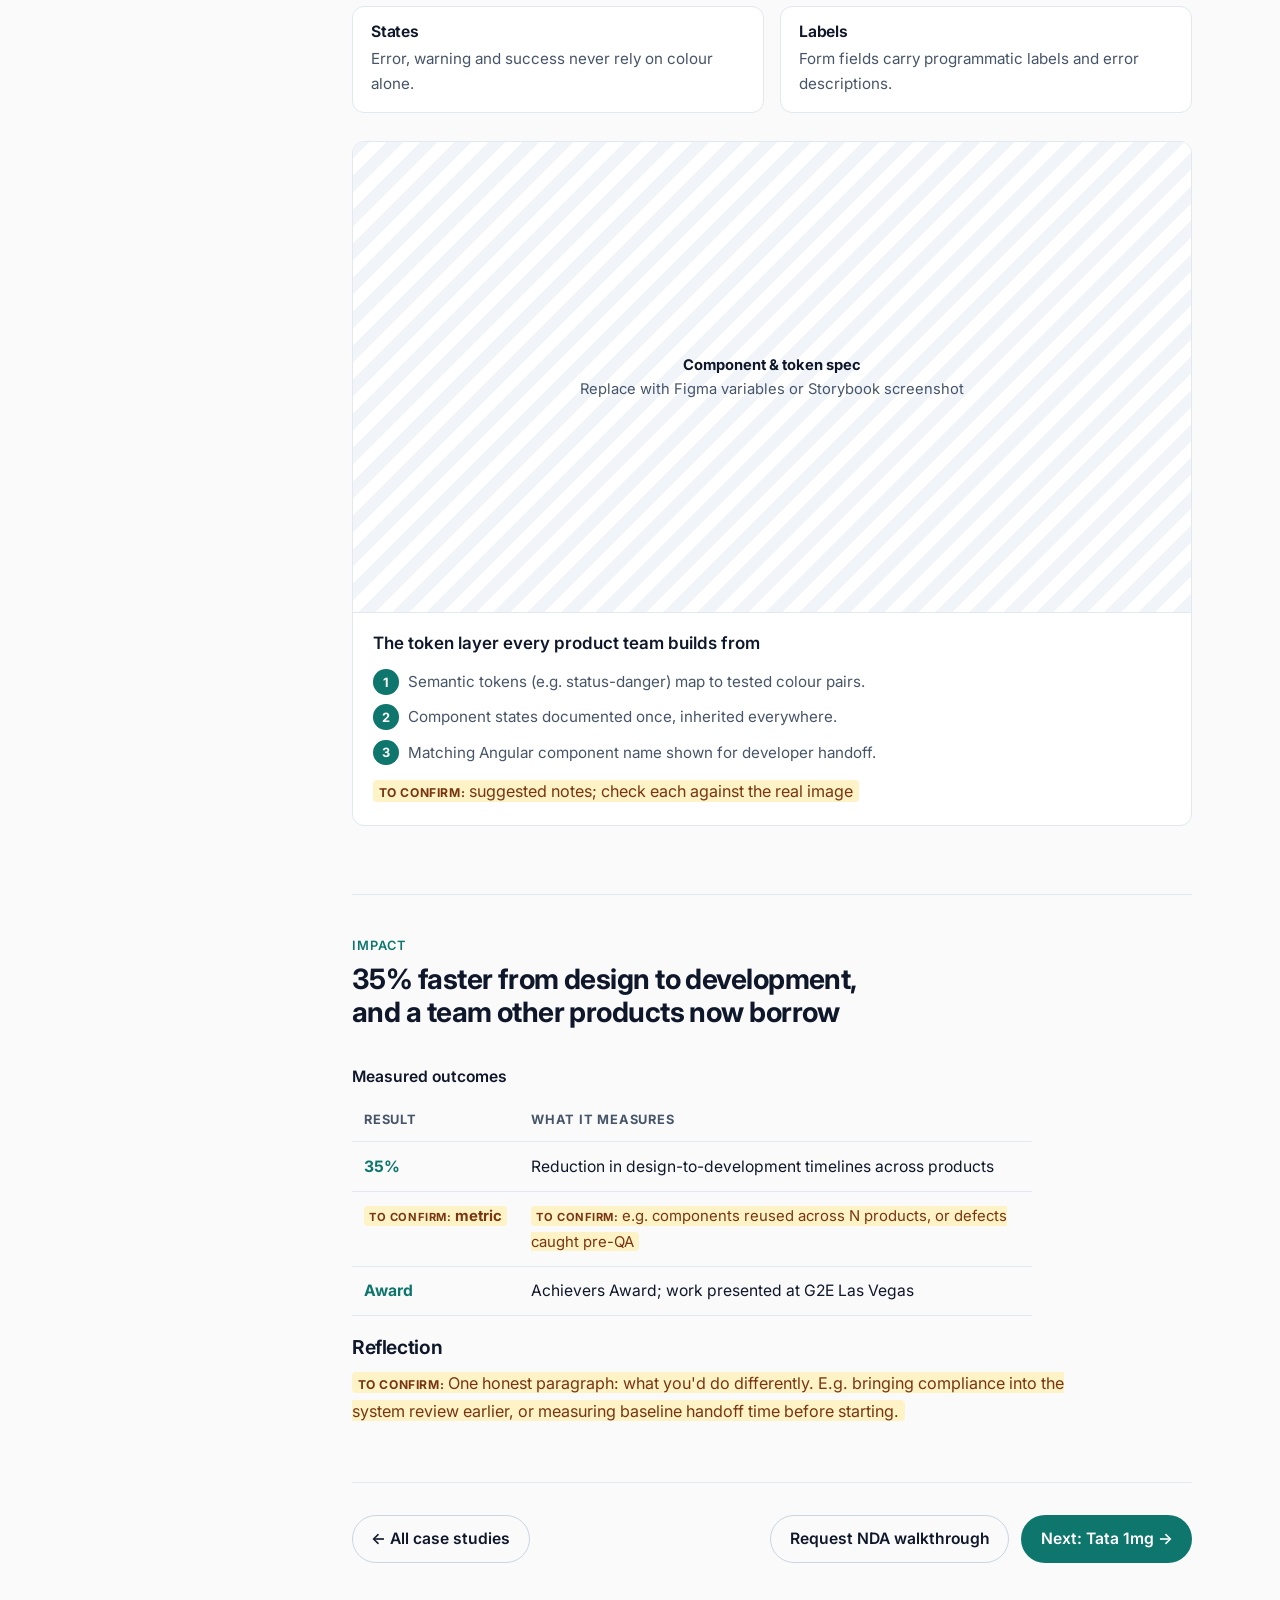
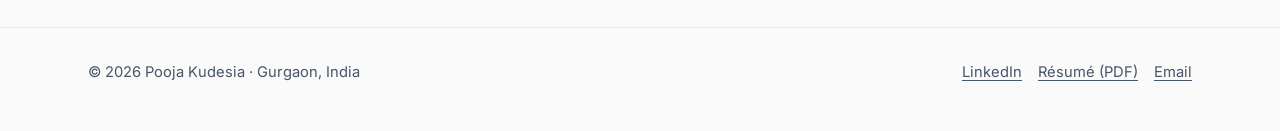
<file: src/case-aristocrat.html>
<!doctype html>
<html lang="en-IN">
<head>
  <meta charset="utf-8">
  <meta name="viewport" content="width=device-width, initial-scale=1">
  <title>Casino platform modernisation · Pooja Kudesia</title>
  <meta name="description" content="How a governed design system and AI design-to-code cut design-to-development time 35% on Aristocrat's casino management platform.">
  <meta property="og:title" content="Casino platform modernisation · Pooja Kudesia">
  <meta property="og:description" content="How a governed design system and AI design-to-code cut design-to-development time 35% on Aristocrat's casino management platform.">
  <meta property="og:type" content="website">
  <meta name="theme-color" content="#FAFAFA" media="(prefers-color-scheme: light)">
  <meta name="theme-color" content="#0F172A" media="(prefers-color-scheme: dark)">
  <link rel="preconnect" href="https://fonts.googleapis.com">
  <link rel="preconnect" href="https://fonts.gstatic.com" crossorigin>
  <link rel="stylesheet" href="https://fonts.googleapis.com/css2?family=Inter:wght@400;500;600;700;800&display=swap">
  <link rel="stylesheet" href="assets/styles.css">
  <link rel="icon" href="data:image/svg+xml,%3Csvg xmlns='http://www.w3.org/2000/svg' viewBox='0 0 32 32'%3E%3Crect width='32' height='32' rx='8' fill='%230F766E'/%3E%3Ctext x='16' y='22' font-family='Arial' font-weight='700' font-size='15' fill='white' text-anchor='middle'%3EPK%3C/text%3E%3C/svg%3E">
  <script src="assets/main.js" defer></script>
</head>
<body>
  <a class="skip-link" href="#main">Skip to main content</a>
  <header class="site-header">
    <div class="container">
      <a class="brand" href="index.html">Pooja Kudesia<small>UX Leader &amp; Architect</small></a>
      <nav class="site-nav" aria-label="Primary">
        <ul>
        <li><a href="index.html" aria-current="page">Work</a></li>
        <li><a href="about.html">About</a></li>
        <li><a href="contact.html">Contact &amp; résumé</a></li>
        </ul>
      </nav>
    </div>
  </header>
  <main id="main">
    <header class="cs-hero">
      <div class="container">
        <p class="eyebrow"><a href="index.html#work">Case studies</a> / Aristocrat Technologies</p>
        <h1>Cutting design-to-development time 35% on a casino management platform</h1>
        <p class="lede">Aristocrat's casino management software runs cash, player and compliance workflows on live casino floors. I built the UX team that is moving it from legacy WinForms to Angular, and set the design system and accessibility rules every product team now ships against.</p>
        <dl class="tldr"><div><dt>My role</dt><dd>Sr. Manager, UX. Built and lead the team</dd></div><div><dt>Timeline</dt><dd>2021 – present</dd></div><div><dt>Team</dt><dd><span class="todo">e.g. 6 designers, 2 UX writers, 1 design-engineer</span></dd></div><div><dt>Stack</dt><dd>Figma variables, Angular, HTML/CSS, Claude AI</dd></div><div><dt>Core constraint</dt><dd>Gaming regulation and 24/7 floor operations</dd></div><div><dt>Scope</dt><dd>Cross-product: <span class="todo">name the products / modules</span></dd></div></dl>
        <h2 class="visually-hidden">Top outcomes</h2>
        <ul class="outcomes"><li><strong>35%</strong>faster design-to-development</li><li><strong>AA</strong>WCAG 2.1 standard across products</li><li><strong><span class="todo">metric</span></strong>e.g. components reused or defects avoided</li></ul>
      </div>
    </header>

    <div class="container cs-layout">
      <nav class="toc" aria-label="Case study sections"><ol><li><a href="#context">Context</a></li><li><a href="#problem">Stakes &amp; problem</a></li><li><a href="#research">Research</a></li><li><a href="#architecture">Architecture &amp; iteration</a></li><li><a href="#solution">Solution</a></li><li><a href="#impact">Impact</a></li></ol></nav>
      <div class="cs-body">
          <section id="context" aria-labelledby="context-h">
            <span class="step-label">Context</span>
            <h2 id="context-h">A platform casinos can't switch off, built on WinForms</h2>
            <div class="prose">
              <p>Casino operators use the platform to manage player accounts, cage and cash, floor operations and regulatory reporting. The legacy products were built on WinForms and are being modernised to Angular. <span class="todo">how many products, and how far their patterns had drifted apart</span></p>
              <p><strong>What I owned:</strong> UX strategy, hiring and structure of the UX team, design system governance, accessibility standards, and the AI design-to-code initiative. <strong>What the team shipped:</strong> screen design, UX writing and component code across product lines.</p>
            </div>
          </section>
          <section id="problem" aria-labelledby="problem-h">
            <span class="step-label">Stakes &amp; problem</span>
            <h2 id="problem-h">Every inconsistent screen was paid for twice: once in build time, once in operator error</h2>
            <div class="prose">
              <p><strong>Business problem.</strong> Modernising to Angular product by product would multiply the inconsistency unless the patterns were fixed first. <span class="todo">evidence of duplication, e.g. the same table rebuilt in N products</span></p>
              <p><strong>User problem.</strong> Floor and back-office staff work under time pressure with money and regulated data. Inconsistent patterns mean slower tasks and higher error risk.</p>
              <p><strong>Cost of doing nothing.</strong> <span class="todo">Quantify: e.g. duplicated components per product, average handoff cycle in days, or audit findings</span></p>
            </div>
          </section>
          <section id="research" aria-labelledby="research-h">
            <span class="step-label">Research</span>
            <h2 id="research-h">What discovery showed about the 35%</h2>
            <div class="prose">
              <p><span class="todo">how you found where design-to-dev time was going: handoff audit, engineer interviews, ticket analysis</span></p>
            </div>
            <ul class="decision-list">
              <li><h3>Finding 1: <span class="todo">e.g. most rework came from spec gaps, not design changes</span></h3><p><strong>Decision it changed:</strong> we put a design-engineer inside the UX team so specs shipped as Angular components, not static files.</p></li>
              <li><h3>Finding 2: <span class="todo">e.g. accessibility defects were found late, in QA</span></h3><p><strong>Decision it changed:</strong> WCAG 2.1 AA rules moved into component tokens and states, so every product inherits them.</p></li>
            </ul>
            <figure class="figure">
              <div class="slot" role="img" aria-label="Image placeholder: Handoff journey map"><div><strong>Handoff journey map</strong>Replace with your as-is design-to-dev journey (WebP, under 200 KB)</div></div>
              <figcaption><p>Where a design decision stalled on its way to production</p><ol class="annotations"><li>Shows each handoff point between design, product and engineering.</li><li>Red markers are the steps that caused rework. These set the system's priorities.</li><li>Note the QA stage: this is where accessibility defects were surfacing.</li></ol><p class="muted" style="margin:.75rem 0 0;font-weight:400"><span class="todo">suggested notes; check each against the real image</span></p></figcaption>
            </figure>
          </section>
          <section id="architecture" aria-labelledby="architecture-h">
            <span class="step-label">Architecture &amp; iteration</span>
            <h2 id="architecture-h">A governed system, then AI to close the last gap</h2>
            <ul class="decision-list">
              <li><h3>Call 1: Fix the patterns before migrating the screens</h3><p>I chose to build the shared component and token library before teams ported modules to Angular. <span class="todo">What you said no to, e.g. a pixel-for-pixel port of WinForms screens, and why</span></p></li>
              <li><h3>Call 2: Governance with a named owner and a review ritual</h3><p>Every new pattern goes through a design system review before it reaches a product team. <span class="todo">Describe the ritual: cadence, who attends, how exceptions are approved</span></p></li>
              <li><h3>Call 3: Pilot Claude AI for design-to-code</h3><p>Once components and tokens were stable, I started an initiative using Claude to generate Angular scaffolding from design specs, with the design-engineer reviewing output.</p></li>
            </ul>
            <div class="callout"><p><strong>Iteration.</strong> <span class="todo">One thing you tried that didn't work and what changed. E.g. first AI output ignored tokens; you constrained prompts to the component library and quality jumped.</span></p></div>
            <div class="prose"><p><strong>Alignment.</strong> <span class="todo">How you brought product directors, engineering architects and compliance along. One concrete example.</span></p></div>
          </section>
          <section id="solution" aria-labelledby="solution-h">
            <span class="step-label">Solution</span>
            <h2 id="solution-h">One pattern library across products, with accessibility enforced in code</h2>
            <div class="compare">
              <figure class="figure">
                <div class="slot" role="img" aria-label="Image placeholder: Legacy WinForms screen"><div><strong>Legacy WinForms screen</strong>Replace with a redacted or recreated screen</div></div>
                <figcaption><span class="tag tag-before">Before</span><p>Dense, inconsistent legacy module</p><ol class="annotations"><li>Each module used a different table and filter pattern.</li><li>No keyboard order or focus states.</li><li>Critical actions sat next to routine ones.</li></ol><p class="muted" style="margin:.75rem 0 0;font-weight:400"><span class="todo">suggested notes; check each against the real screen</span></p></figcaption>
              </figure>
              <figure class="figure">
                <div class="slot" role="img" aria-label="Image placeholder: Modernised Angular screen"><div><strong>Modernised Angular screen</strong>Replace with the same task in the new system</div></div>
                <figcaption><span class="tag tag-after">After</span><p>Same task on the shared system</p><ol class="annotations"><li>Shared data table with saved filters, used in every product.</li><li>Visible focus and full keyboard path for floor staff.</li><li>Destructive and regulated actions separated and confirmed.</li></ol><p class="muted" style="margin:.75rem 0 0;font-weight:400"><span class="todo">suggested notes; check each against the real screen</span></p></figcaption>
              </figure>
            </div>
            <h3>Accessibility proof</h3>
            <p><span class="todo">confirm each item below matches what shipped</span></p>
            <ul class="a11y-grid">
              <li><h3>Contrast</h3><p>All text and state tokens meet 4.5:1; large text and icons meet 3:1.</p></li>
              <li><h3>Keyboard</h3><p>Every component has a documented tab order and visible focus ring.</p></li>
              <li><h3>States</h3><p>Error, warning and success never rely on colour alone.</p></li>
              <li><h3>Labels</h3><p>Form fields carry programmatic labels and error descriptions.</p></li>
            </ul>
            <figure class="figure">
              <div class="slot" role="img" aria-label="Image placeholder: Component & token spec"><div><strong>Component & token spec</strong>Replace with Figma variables or Storybook screenshot</div></div>
              <figcaption><p>The token layer every product team builds from</p><ol class="annotations"><li>Semantic tokens (e.g. status-danger) map to tested colour pairs.</li><li>Component states documented once, inherited everywhere.</li><li>Matching Angular component name shown for developer handoff.</li></ol><p class="muted" style="margin:.75rem 0 0;font-weight:400"><span class="todo">suggested notes; check each against the real image</span></p></figcaption>
            </figure>
          </section>
          <section id="impact" aria-labelledby="impact-h">
            <span class="step-label">Impact</span>
            <h2 id="impact-h">35% faster from design to development, and a team other products now borrow</h2>
            <div class="table-wrap"><table class="impact-table">
              <caption>Measured outcomes</caption>
              <thead><tr><th scope="col">Result</th><th scope="col">What it measures</th></tr></thead>
              <tbody>
                <tr><td>35%</td><td>Reduction in design-to-development timelines across products</td></tr>
                <tr><td><span class="todo">metric</span></td><td><span class="todo">e.g. components reused across N products, or defects caught pre-QA</span></td></tr>
                <tr><td>Award</td><td>Achievers Award; work presented at G2E Las Vegas</td></tr>
              </tbody></table></div>
            <div class="prose">
              <h3>Reflection</h3>
              <p><span class="todo">One honest paragraph: what you'd do differently. E.g. bringing compliance into the system review earlier, or measuring baseline handoff time before starting.</span></p>
            </div>
          </section>
        <nav class="next-case" aria-label="More work">
          <a class="btn btn-ghost" href="index.html#work">← All case studies</a>
          <div class="btn-row">
            <a class="btn btn-ghost" href="#" data-open-nda data-case="Aristocrat casino management platform">Request NDA walkthrough</a>
            <a class="btn btn-primary" href="case-tata-1mg.html">Next: Tata 1mg →</a>
          </div>
        </nav>
      </div>
    </div>
  </main>
  <footer class="site-footer">
    <div class="container">
      <p>&copy; <span id="year">2026</span> Pooja Kudesia · Gurgaon, India</p>
      <ul>
        <li><a href="https://www.linkedin.com/in/poojakudesia" rel="noopener">LinkedIn</a></li>
        <li><a href="assets/Pooja-Kudesia-Resume.pdf" download>Résumé (PDF)</a></li>
        <li><a href="mailto:your.name@example.com">Email</a></li>
      </ul>
    </div>
  </footer>
  <dialog id="nda-dialog" aria-labelledby="nda-title">
    <div class="dialog-inner">
      <h2 id="nda-title">Request NDA access</h2>
      <p class="muted">Some screens and figures from Aristocrat and banking work are under NDA. Tell me who you are and I'll send a private walkthrough.</p>
      <form method="dialog" data-to="your.name@example.com">
        <div class="field"><label for="nda-name">Your name</label><input id="nda-name" name="name" autocomplete="name" required></div>
        <div class="field"><label for="nda-company">Company</label><input id="nda-company" name="company" autocomplete="organization" required></div>
        <div class="field"><label for="nda-role">Your role</label><input id="nda-role" name="role" autocomplete="organization-title" placeholder="e.g. VP Design, Talent Partner"></div>
        <div class="field"><label for="nda-case">Case study</label>
          <select id="nda-case" name="case">
            <option>Aristocrat casino management platform</option>
            <option>Tata 1mg growth and onboarding</option>
            <option>Deutsche Bank and UK Police workflows</option>
            <option>All of them</option>
          </select></div>
        <div class="field"><label for="nda-note">Anything I should know?</label><textarea id="nda-note" name="note" aria-describedby="nda-hint"></textarea><span id="nda-hint" class="hint">Opens a pre-filled email in your mail app.</span></div>
        <div class="dialog-actions">
          <button type="button" class="btn btn-ghost" data-close>Cancel</button>
          <button type="submit" class="btn btn-primary">Send request</button>
        </div>
      </form>
    </div>
  </dialog>
</body>
</html>
</file>
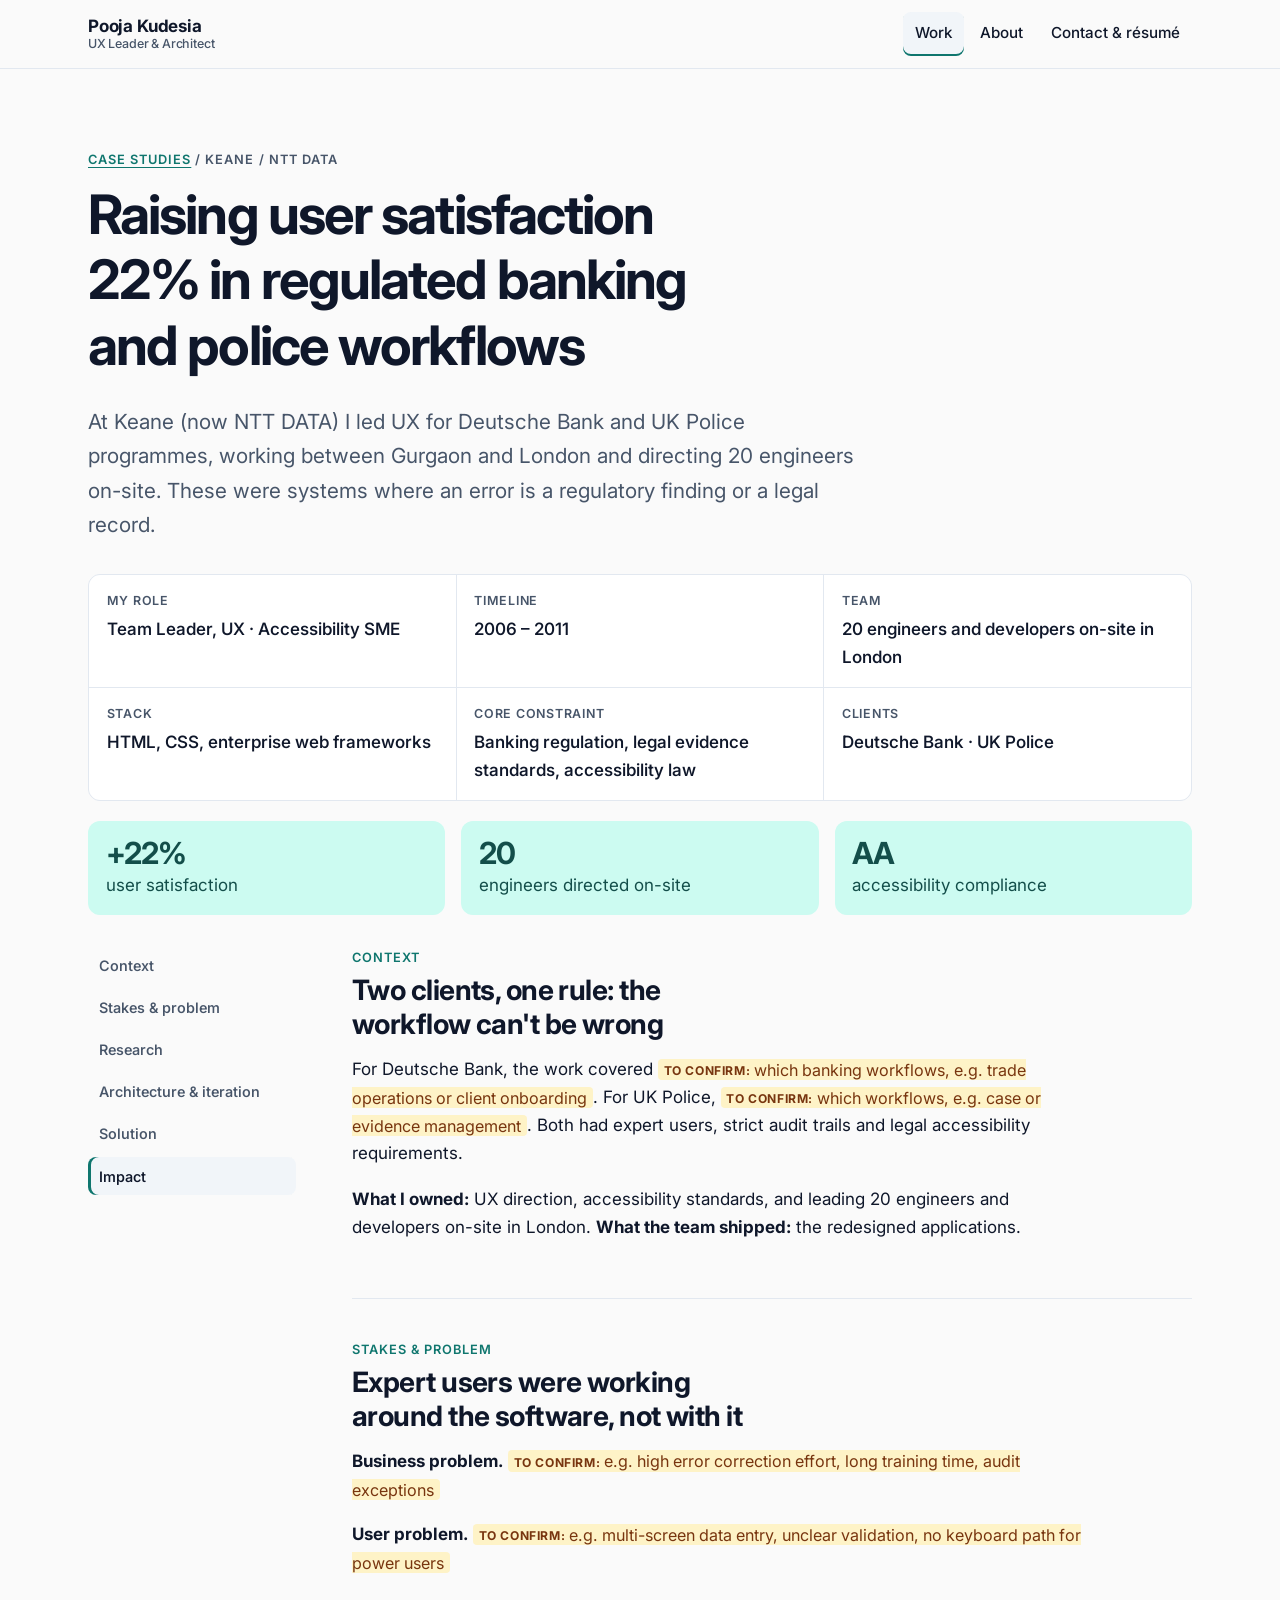
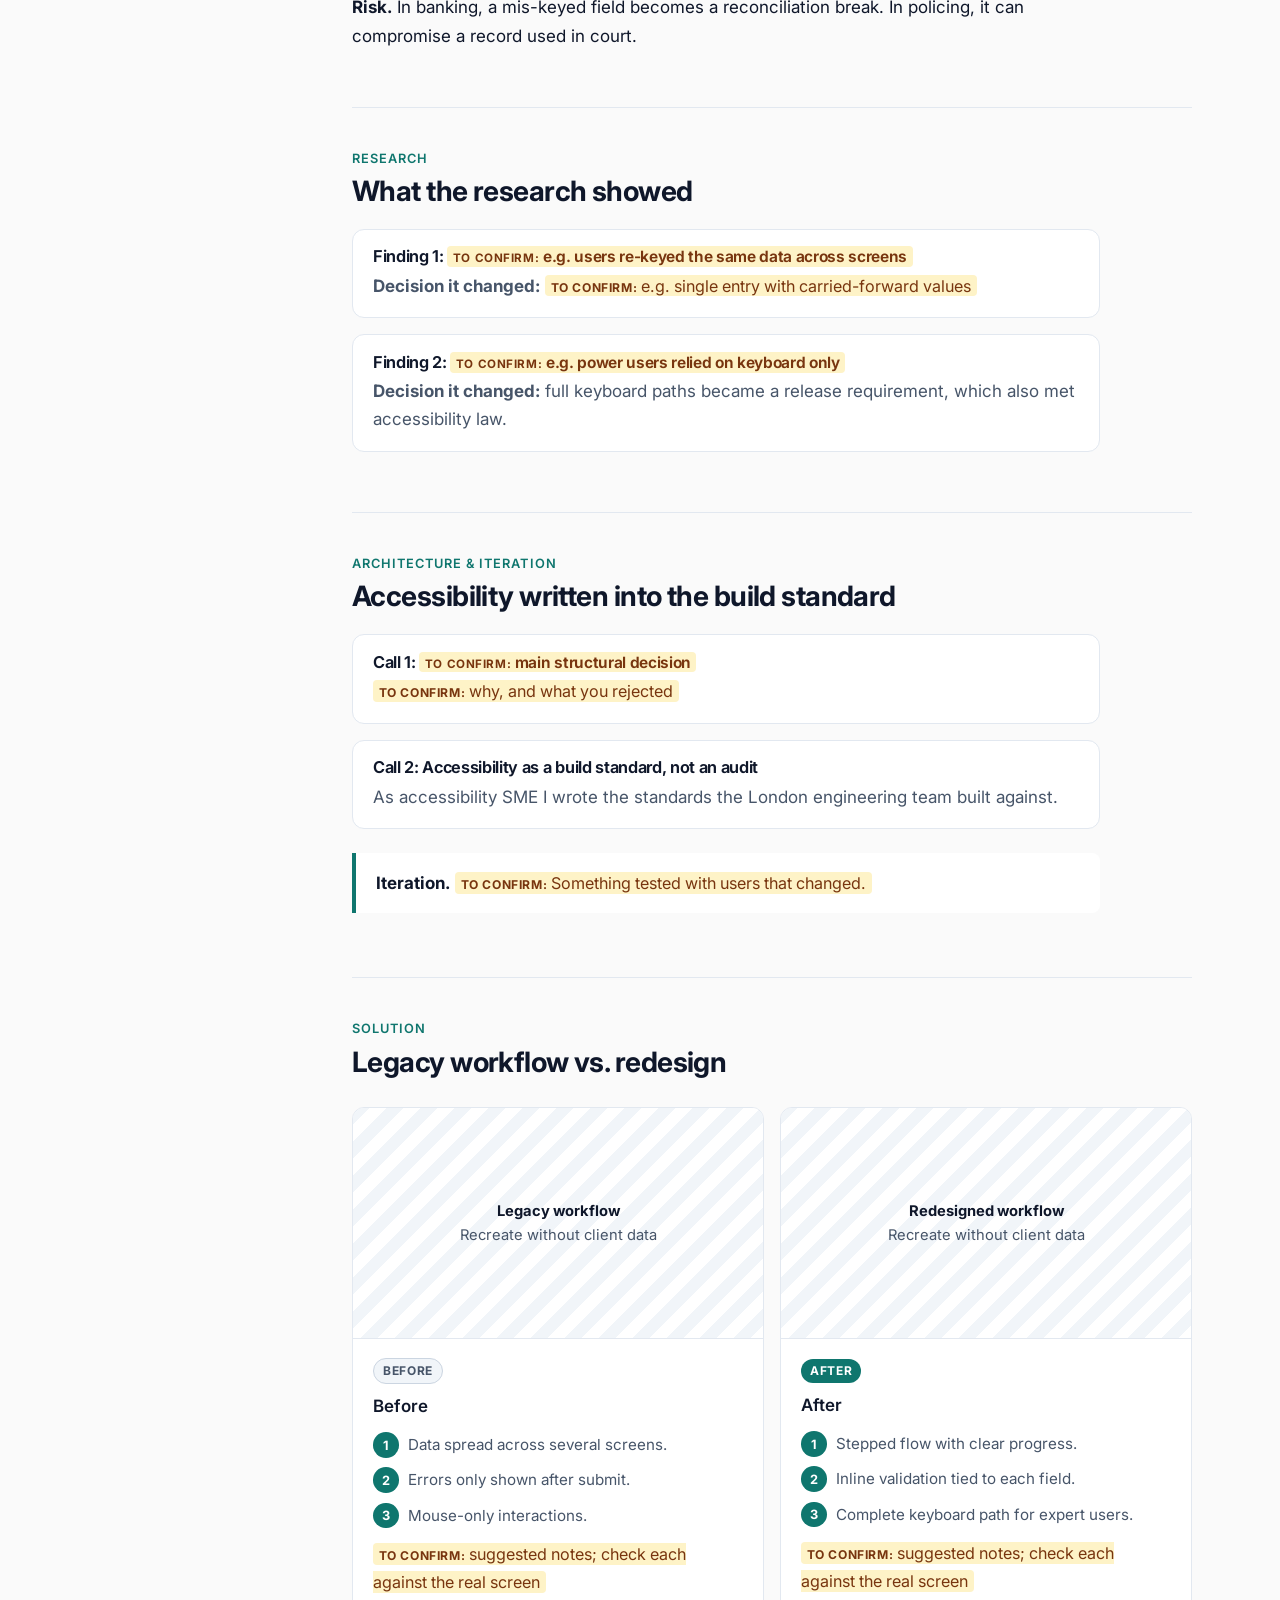
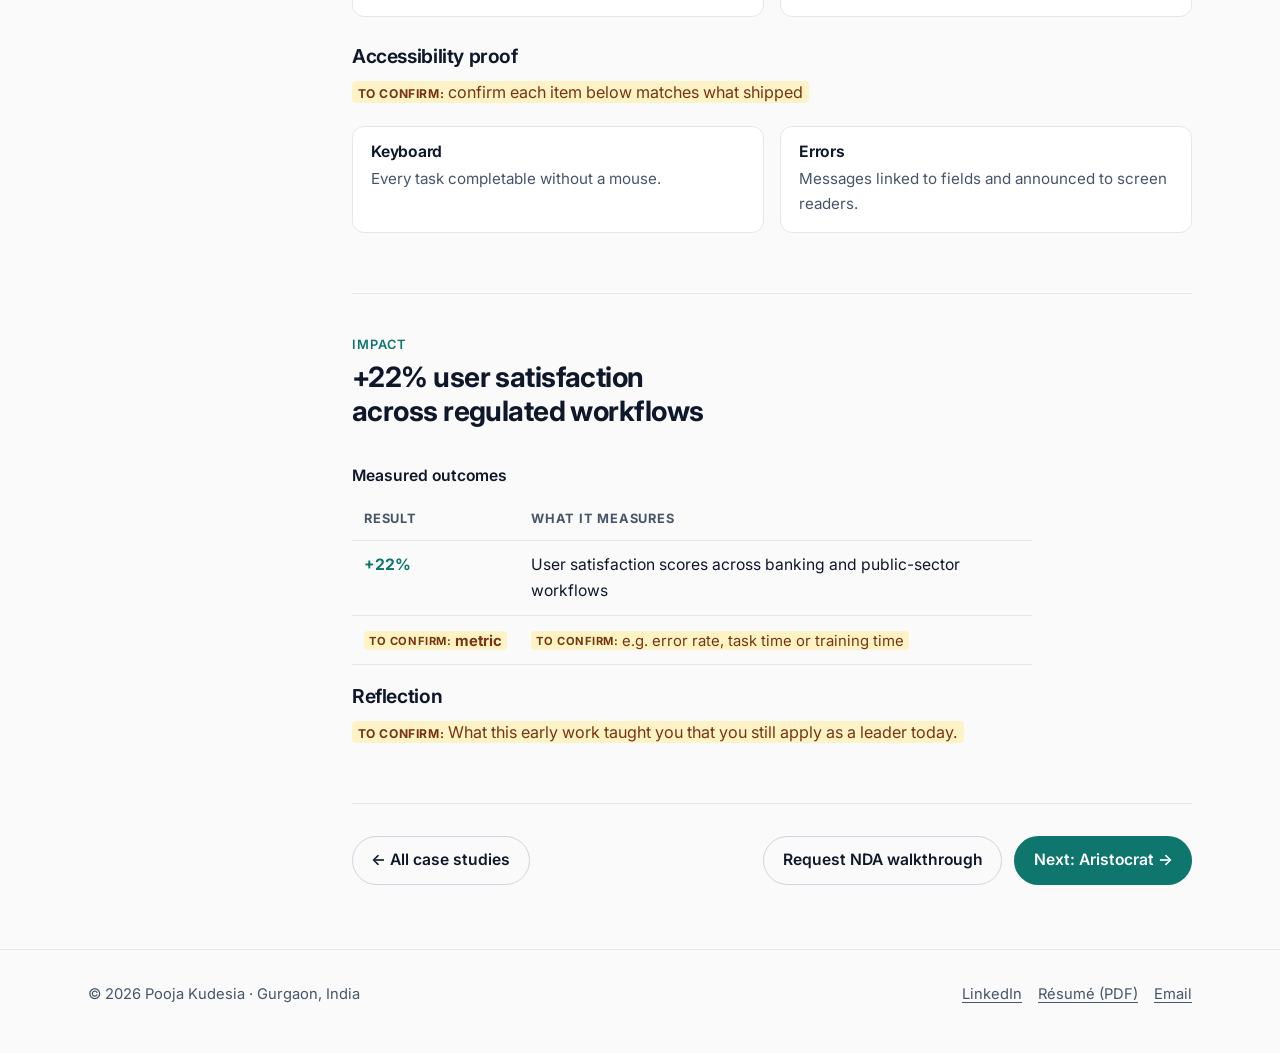
<file: src/case-deutsche-bank.html>
<!doctype html>
<html lang="en-IN">
<head>
  <meta charset="utf-8">
  <meta name="viewport" content="width=device-width, initial-scale=1">
  <title>Regulated banking & public-sector UX · Pooja Kudesia</title>
  <meta name="description" content="Enterprise UX for Deutsche Bank and UK Police programmes at Keane / NTT DATA: +22% user satisfaction in regulated workflows.">
  <meta property="og:title" content="Regulated banking & public-sector UX · Pooja Kudesia">
  <meta property="og:description" content="Enterprise UX for Deutsche Bank and UK Police programmes at Keane / NTT DATA: +22% user satisfaction in regulated workflows.">
  <meta property="og:type" content="website">
  <meta name="theme-color" content="#FAFAFA" media="(prefers-color-scheme: light)">
  <meta name="theme-color" content="#0F172A" media="(prefers-color-scheme: dark)">
  <link rel="preconnect" href="https://fonts.googleapis.com">
  <link rel="preconnect" href="https://fonts.gstatic.com" crossorigin>
  <link rel="stylesheet" href="https://fonts.googleapis.com/css2?family=Inter:wght@400;500;600;700;800&display=swap">
  <link rel="stylesheet" href="assets/styles.css">
  <link rel="icon" href="data:image/svg+xml,%3Csvg xmlns='http://www.w3.org/2000/svg' viewBox='0 0 32 32'%3E%3Crect width='32' height='32' rx='8' fill='%230F766E'/%3E%3Ctext x='16' y='22' font-family='Arial' font-weight='700' font-size='15' fill='white' text-anchor='middle'%3EPK%3C/text%3E%3C/svg%3E">
  <script src="assets/main.js" defer></script>
</head>
<body>
  <a class="skip-link" href="#main">Skip to main content</a>
  <header class="site-header">
    <div class="container">
      <a class="brand" href="index.html">Pooja Kudesia<small>UX Leader &amp; Architect</small></a>
      <nav class="site-nav" aria-label="Primary">
        <ul>
        <li><a href="index.html" aria-current="page">Work</a></li>
        <li><a href="about.html">About</a></li>
        <li><a href="contact.html">Contact &amp; résumé</a></li>
        </ul>
      </nav>
    </div>
  </header>
  <main id="main">
    <header class="cs-hero">
      <div class="container">
        <p class="eyebrow"><a href="index.html#work">Case studies</a> / Keane / NTT DATA</p>
        <h1>Raising user satisfaction 22% in regulated banking and police workflows</h1>
        <p class="lede">At Keane (now NTT DATA) I led UX for Deutsche Bank and UK Police programmes, working between Gurgaon and London and directing 20 engineers on-site. These were systems where an error is a regulatory finding or a legal record.</p>
        <dl class="tldr"><div><dt>My role</dt><dd>Team Leader, UX · Accessibility SME</dd></div><div><dt>Timeline</dt><dd>2006 – 2011</dd></div><div><dt>Team</dt><dd>20 engineers and developers on-site in London</dd></div><div><dt>Stack</dt><dd>HTML, CSS, enterprise web frameworks</dd></div><div><dt>Core constraint</dt><dd>Banking regulation, legal evidence standards, accessibility law</dd></div><div><dt>Clients</dt><dd>Deutsche Bank · UK Police</dd></div></dl>
        <h2 class="visually-hidden">Top outcomes</h2>
        <ul class="outcomes"><li><strong>+22%</strong>user satisfaction</li><li><strong>20</strong>engineers directed on-site</li><li><strong>AA</strong>accessibility compliance</li></ul>
      </div>
    </header>

    <div class="container cs-layout">
      <nav class="toc" aria-label="Case study sections"><ol><li><a href="#context">Context</a></li><li><a href="#problem">Stakes &amp; problem</a></li><li><a href="#research">Research</a></li><li><a href="#architecture">Architecture &amp; iteration</a></li><li><a href="#solution">Solution</a></li><li><a href="#impact">Impact</a></li></ol></nav>
      <div class="cs-body">
          <section id="context" aria-labelledby="context-h">
            <span class="step-label">Context</span>
            <h2 id="context-h">Two clients, one rule: the workflow can't be wrong</h2>
            <div class="prose">
              <p>For Deutsche Bank, the work covered <span class="todo">which banking workflows, e.g. trade operations or client onboarding</span>. For UK Police, <span class="todo">which workflows, e.g. case or evidence management</span>. Both had expert users, strict audit trails and legal accessibility requirements.</p>
              <p><strong>What I owned:</strong> UX direction, accessibility standards, and leading 20 engineers and developers on-site in London. <strong>What the team shipped:</strong> the redesigned applications.</p>
            </div>
          </section>
          <section id="problem" aria-labelledby="problem-h">
            <span class="step-label">Stakes &amp; problem</span>
            <h2 id="problem-h">Expert users were working around the software, not with it</h2>
            <div class="prose">
              <p><strong>Business problem.</strong> <span class="todo">e.g. high error correction effort, long training time, audit exceptions</span></p>
              <p><strong>User problem.</strong> <span class="todo">e.g. multi-screen data entry, unclear validation, no keyboard path for power users</span></p>
              <p><strong>Risk.</strong> In banking, a mis-keyed field becomes a reconciliation break. In policing, it can compromise a record used in court.</p>
            </div>
          </section>
          <section id="research" aria-labelledby="research-h">
            <span class="step-label">Research</span>
            <h2 id="research-h">What the research showed</h2>
            <ul class="decision-list">
              <li><h3>Finding 1: <span class="todo">e.g. users re-keyed the same data across screens</span></h3><p><strong>Decision it changed:</strong> <span class="todo">e.g. single entry with carried-forward values</span></p></li>
              <li><h3>Finding 2: <span class="todo">e.g. power users relied on keyboard only</span></h3><p><strong>Decision it changed:</strong> full keyboard paths became a release requirement, which also met accessibility law.</p></li>
            </ul>
          </section>
          <section id="architecture" aria-labelledby="architecture-h">
            <span class="step-label">Architecture &amp; iteration</span>
            <h2 id="architecture-h">Accessibility written into the build standard</h2>
            <ul class="decision-list">
              <li><h3>Call 1: <span class="todo">main structural decision</span></h3><p><span class="todo">why, and what you rejected</span></p></li>
              <li><h3>Call 2: Accessibility as a build standard, not an audit</h3><p>As accessibility SME I wrote the standards the London engineering team built against.</p></li>
            </ul>
            <div class="callout"><p><strong>Iteration.</strong> <span class="todo">Something tested with users that changed.</span></p></div>
          </section>
          <section id="solution" aria-labelledby="solution-h">
            <span class="step-label">Solution</span>
            <h2 id="solution-h">Legacy workflow vs. redesign</h2>
            <div class="compare">
              <figure class="figure">
                <div class="slot" role="img" aria-label="Image placeholder: Legacy workflow"><div><strong>Legacy workflow</strong>Recreate without client data</div></div>
                <figcaption><span class="tag tag-before">Before</span><p>Before</p><ol class="annotations"><li>Data spread across several screens.</li><li>Errors only shown after submit.</li><li>Mouse-only interactions.</li></ol><p class="muted" style="margin:.75rem 0 0;font-weight:400"><span class="todo">suggested notes; check each against the real screen</span></p></figcaption>
              </figure>
              <figure class="figure">
                <div class="slot" role="img" aria-label="Image placeholder: Redesigned workflow"><div><strong>Redesigned workflow</strong>Recreate without client data</div></div>
                <figcaption><span class="tag tag-after">After</span><p>After</p><ol class="annotations"><li>Stepped flow with clear progress.</li><li>Inline validation tied to each field.</li><li>Complete keyboard path for expert users.</li></ol><p class="muted" style="margin:.75rem 0 0;font-weight:400"><span class="todo">suggested notes; check each against the real screen</span></p></figcaption>
              </figure>
            </div>
            <h3>Accessibility proof</h3>
            <p><span class="todo">confirm each item below matches what shipped</span></p>
            <ul class="a11y-grid">
              <li><h3>Keyboard</h3><p>Every task completable without a mouse.</p></li>
              <li><h3>Errors</h3><p>Messages linked to fields and announced to screen readers.</p></li>
            </ul>
          </section>
          <section id="impact" aria-labelledby="impact-h">
            <span class="step-label">Impact</span>
            <h2 id="impact-h">+22% user satisfaction across regulated workflows</h2>
            <div class="table-wrap"><table class="impact-table">
              <caption>Measured outcomes</caption>
              <thead><tr><th scope="col">Result</th><th scope="col">What it measures</th></tr></thead>
              <tbody>
                <tr><td>+22%</td><td>User satisfaction scores across banking and public-sector workflows</td></tr>
                <tr><td><span class="todo">metric</span></td><td><span class="todo">e.g. error rate, task time or training time</span></td></tr>
              </tbody></table></div>
            <div class="prose">
              <h3>Reflection</h3>
              <p><span class="todo">What this early work taught you that you still apply as a leader today.</span></p>
            </div>
          </section>
        <nav class="next-case" aria-label="More work">
          <a class="btn btn-ghost" href="index.html#work">← All case studies</a>
          <div class="btn-row">
            <a class="btn btn-ghost" href="#" data-open-nda data-case="Deutsche Bank and UK Police workflows">Request NDA walkthrough</a>
            <a class="btn btn-primary" href="case-aristocrat.html">Next: Aristocrat →</a>
          </div>
        </nav>
      </div>
    </div>
  </main>
  <footer class="site-footer">
    <div class="container">
      <p>&copy; <span id="year">2026</span> Pooja Kudesia · Gurgaon, India</p>
      <ul>
        <li><a href="https://www.linkedin.com/in/poojakudesia" rel="noopener">LinkedIn</a></li>
        <li><a href="assets/Pooja-Kudesia-Resume.pdf" download>Résumé (PDF)</a></li>
        <li><a href="mailto:your.name@example.com">Email</a></li>
      </ul>
    </div>
  </footer>
  <dialog id="nda-dialog" aria-labelledby="nda-title">
    <div class="dialog-inner">
      <h2 id="nda-title">Request NDA access</h2>
      <p class="muted">Some screens and figures from Aristocrat and banking work are under NDA. Tell me who you are and I'll send a private walkthrough.</p>
      <form method="dialog" data-to="your.name@example.com">
        <div class="field"><label for="nda-name">Your name</label><input id="nda-name" name="name" autocomplete="name" required></div>
        <div class="field"><label for="nda-company">Company</label><input id="nda-company" name="company" autocomplete="organization" required></div>
        <div class="field"><label for="nda-role">Your role</label><input id="nda-role" name="role" autocomplete="organization-title" placeholder="e.g. VP Design, Talent Partner"></div>
        <div class="field"><label for="nda-case">Case study</label>
          <select id="nda-case" name="case">
            <option>Aristocrat casino management platform</option>
            <option>Tata 1mg growth and onboarding</option>
            <option>Deutsche Bank and UK Police workflows</option>
            <option>All of them</option>
          </select></div>
        <div class="field"><label for="nda-note">Anything I should know?</label><textarea id="nda-note" name="note" aria-describedby="nda-hint"></textarea><span id="nda-hint" class="hint">Opens a pre-filled email in your mail app.</span></div>
        <div class="dialog-actions">
          <button type="button" class="btn btn-ghost" data-close>Cancel</button>
          <button type="submit" class="btn btn-primary">Send request</button>
        </div>
      </form>
    </div>
  </dialog>
</body>
</html>
</file>
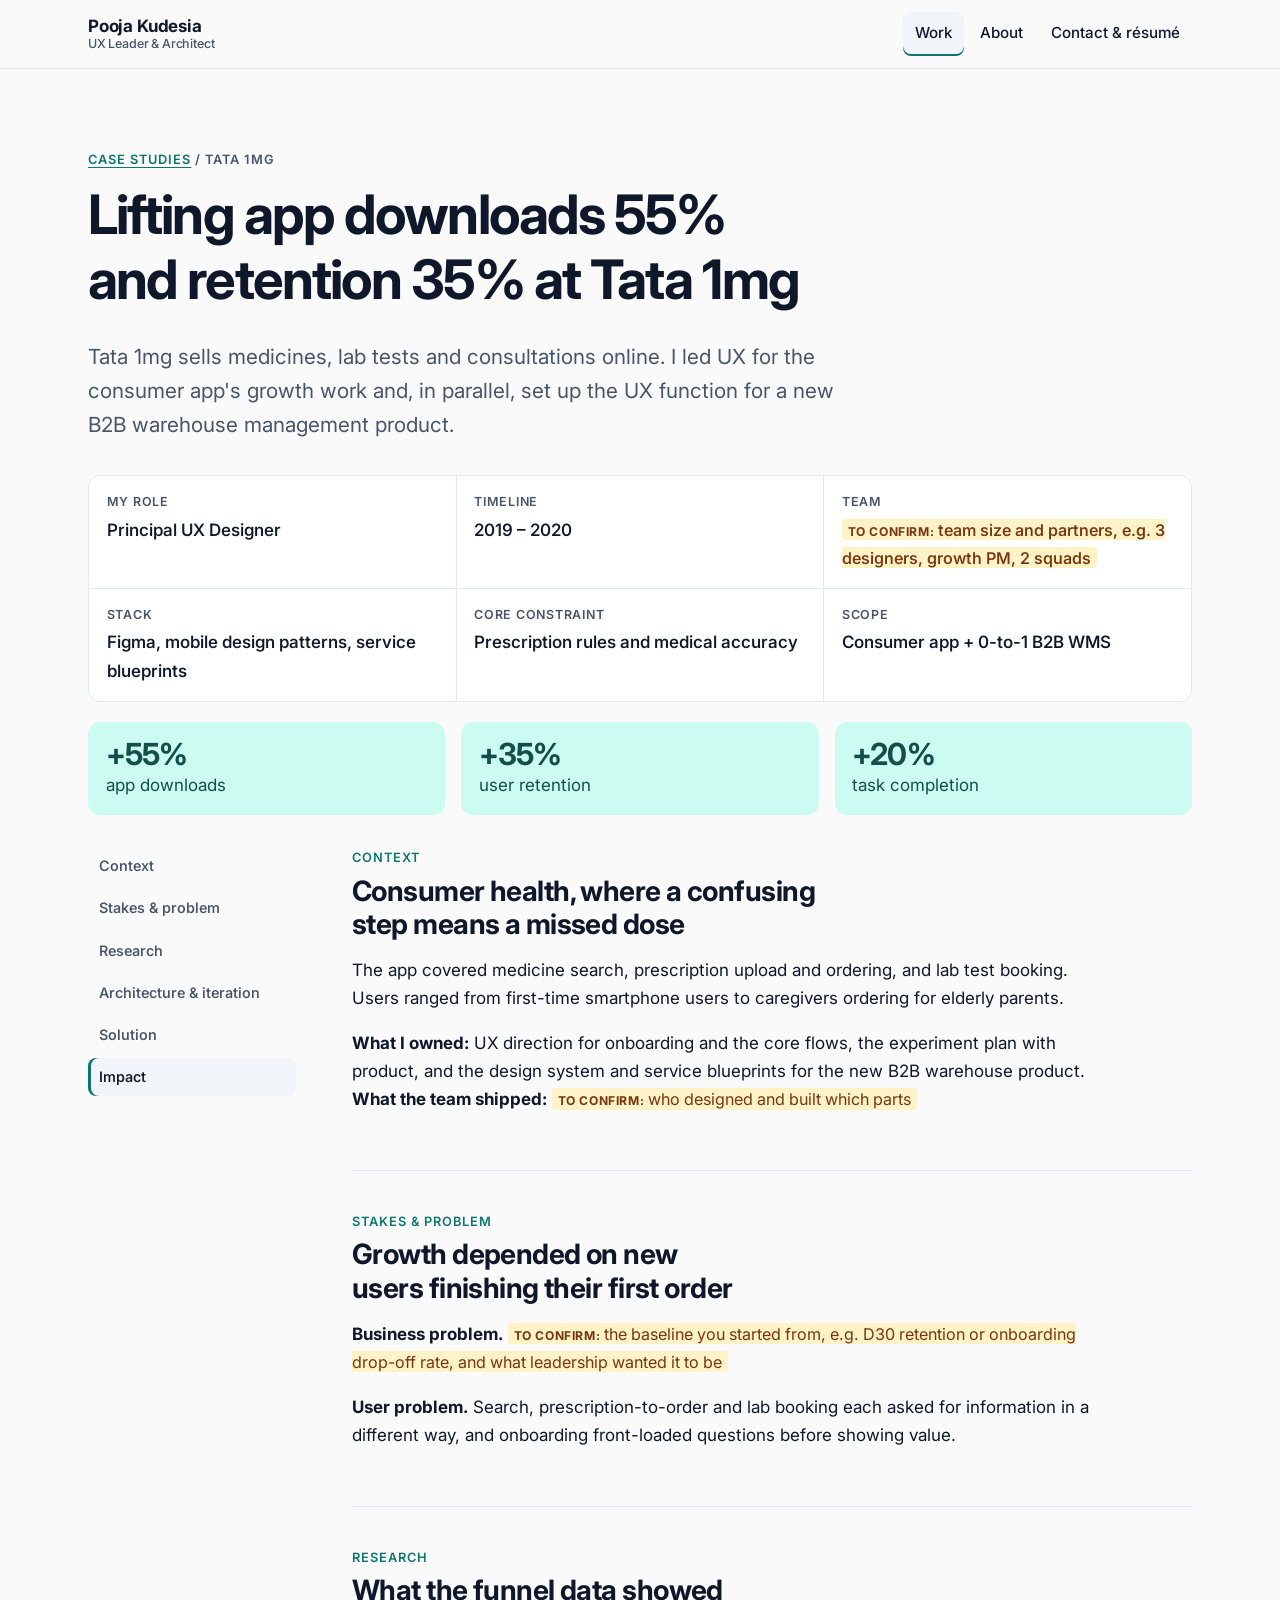
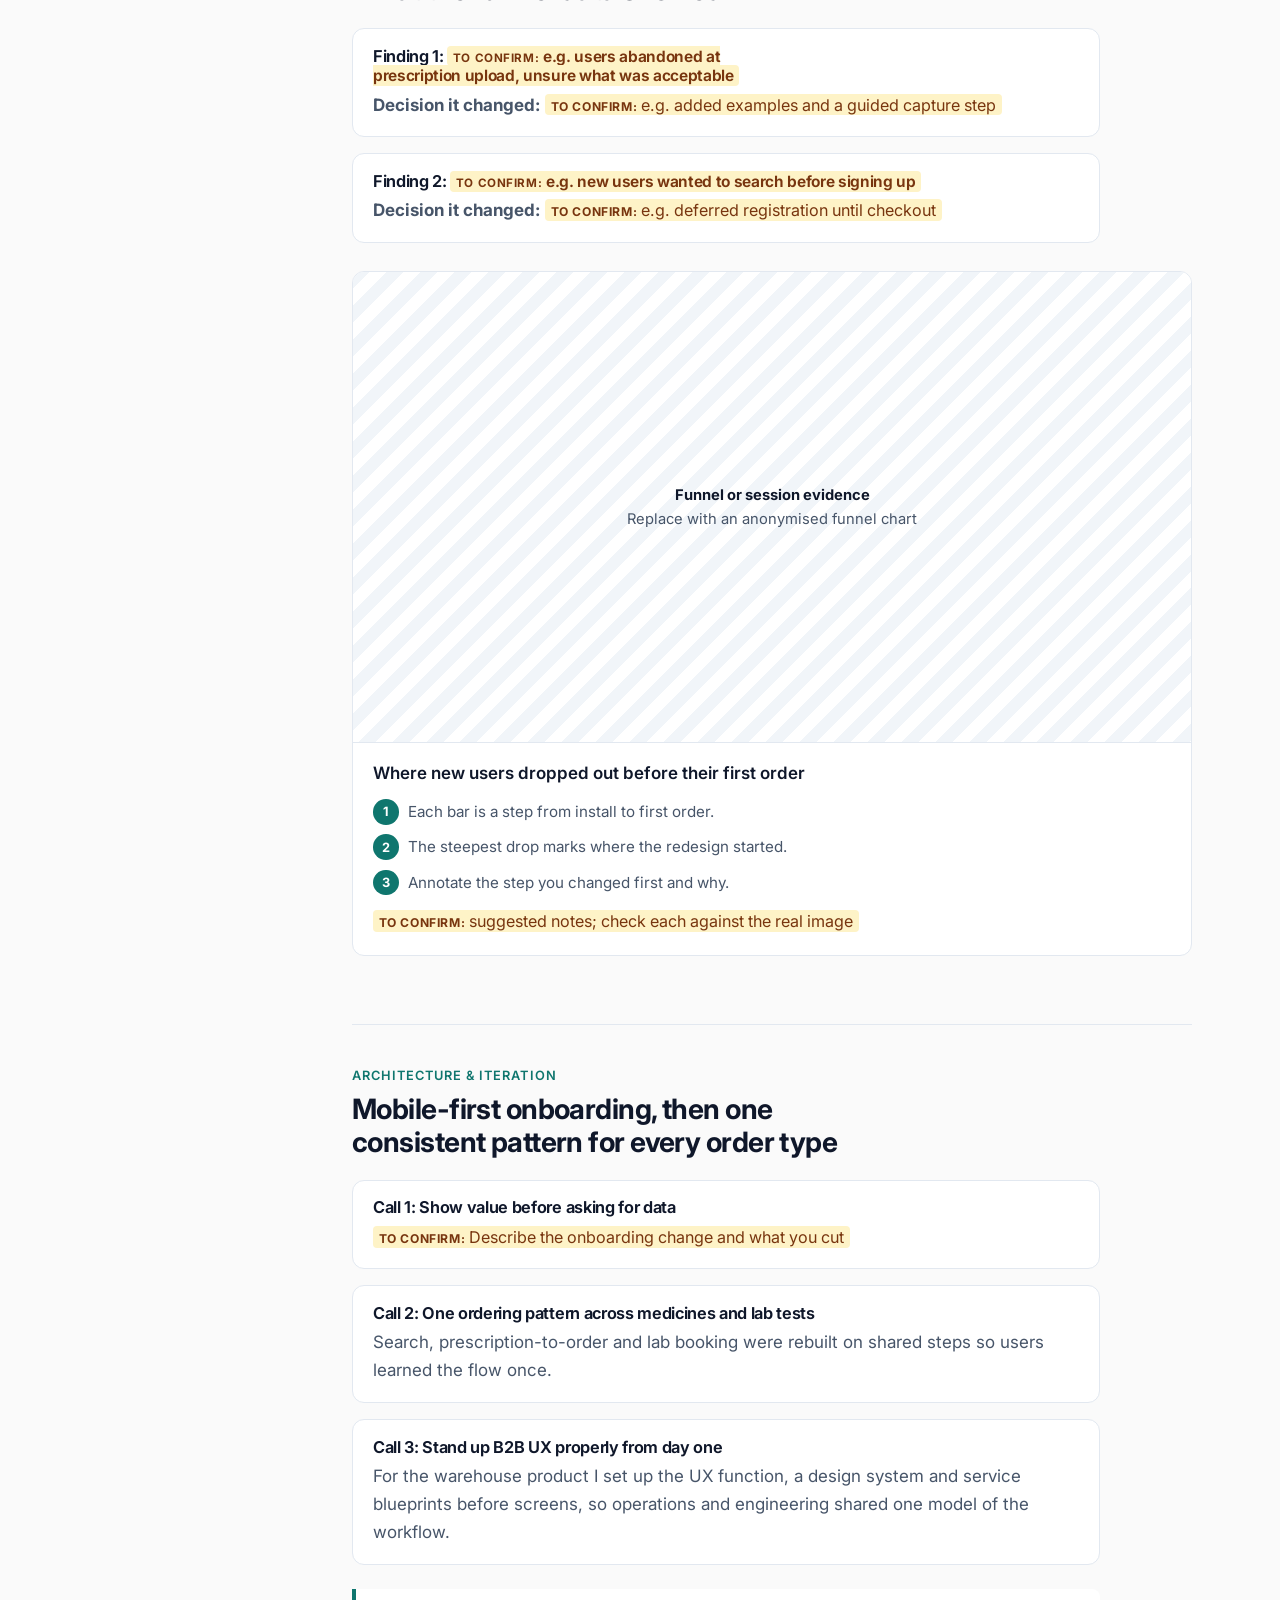
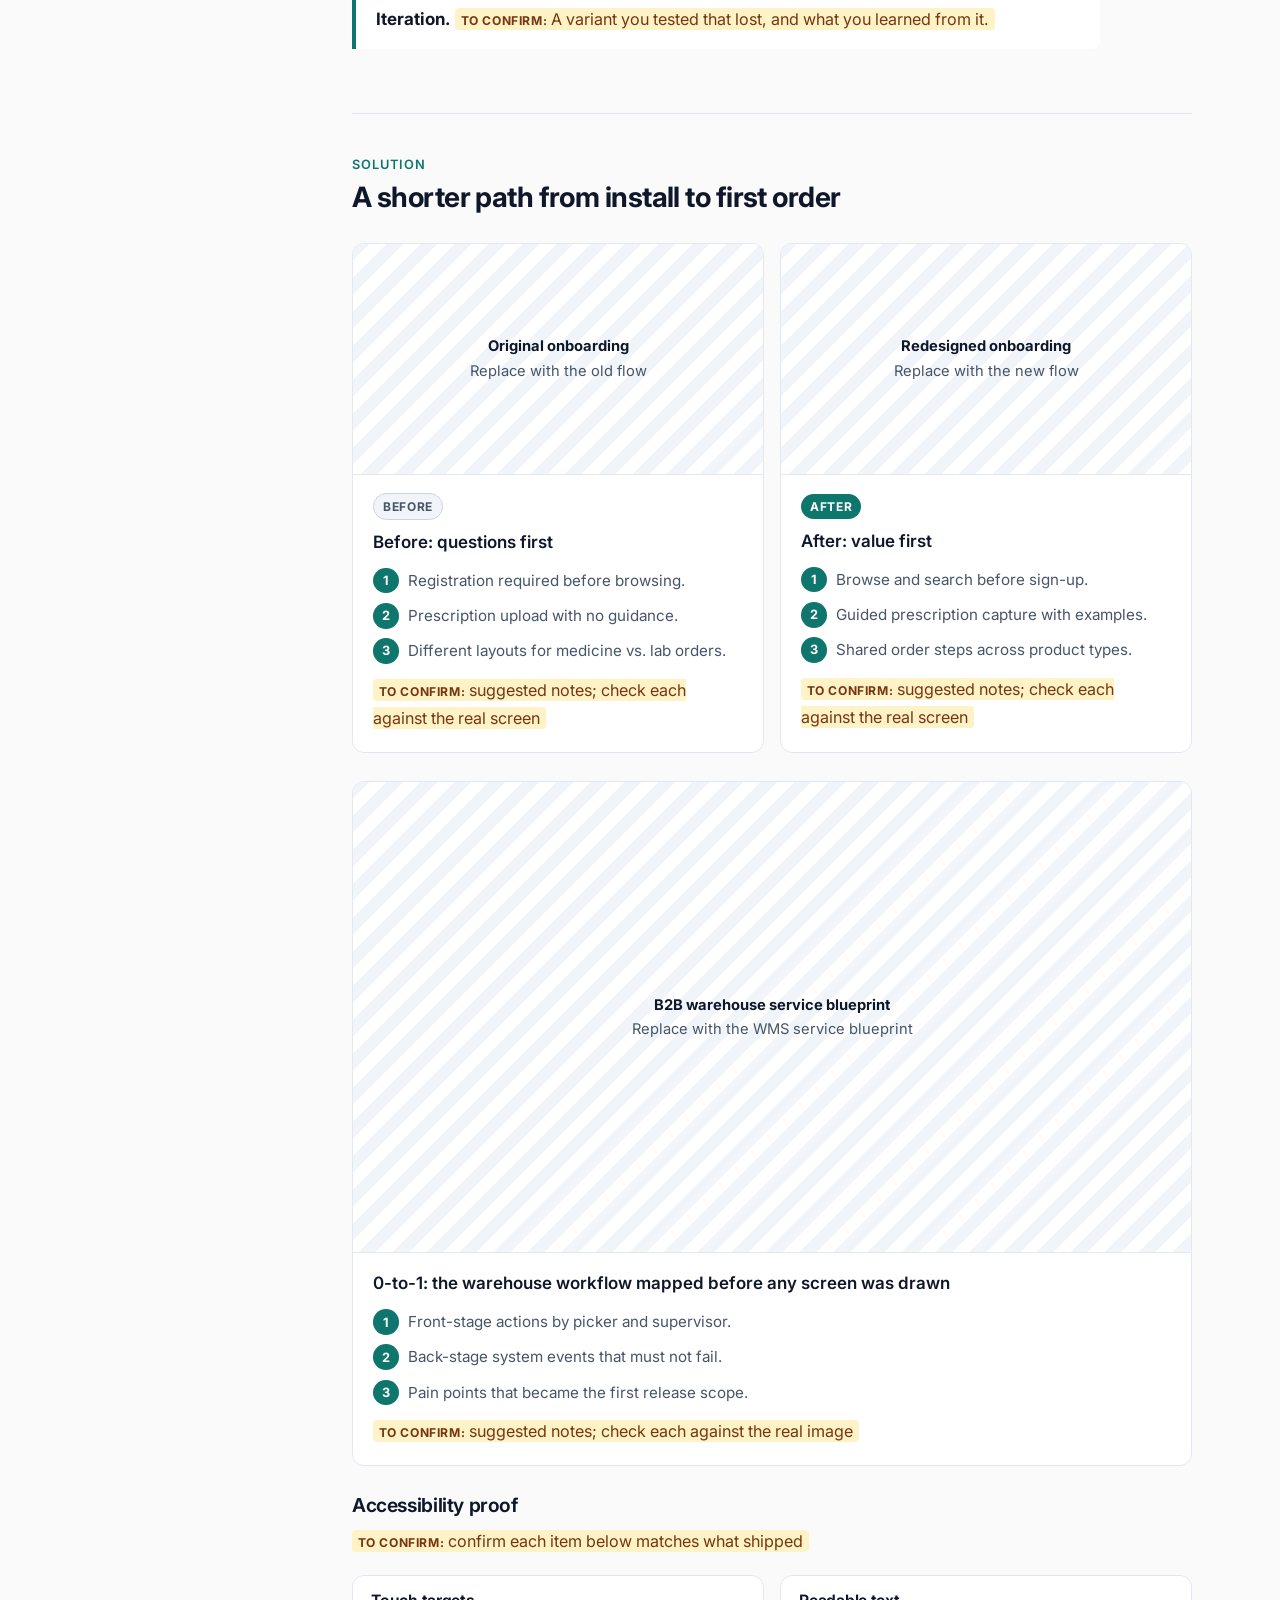
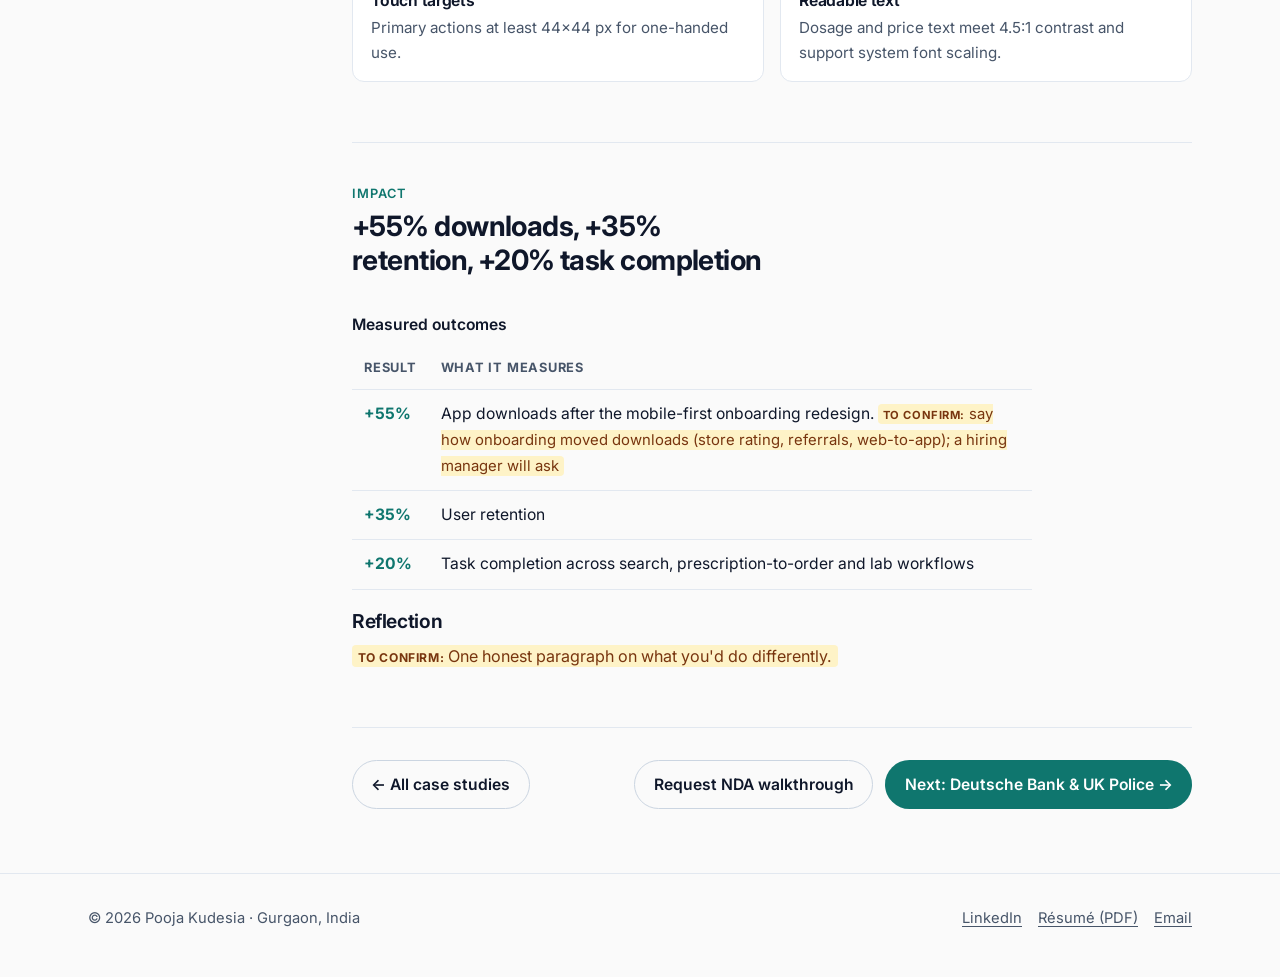
<file: src/case-tata-1mg.html>
<!doctype html>
<html lang="en-IN">
<head>
  <meta charset="utf-8">
  <meta name="viewport" content="width=device-width, initial-scale=1">
  <title>Tata 1mg mobile growth · Pooja Kudesia</title>
  <meta name="description" content="Rebuilding onboarding and core health-tech flows at Tata 1mg: +55% downloads, +35% retention, +20% task completion.">
  <meta property="og:title" content="Tata 1mg mobile growth · Pooja Kudesia">
  <meta property="og:description" content="Rebuilding onboarding and core health-tech flows at Tata 1mg: +55% downloads, +35% retention, +20% task completion.">
  <meta property="og:type" content="website">
  <meta name="theme-color" content="#FAFAFA" media="(prefers-color-scheme: light)">
  <meta name="theme-color" content="#0F172A" media="(prefers-color-scheme: dark)">
  <link rel="preconnect" href="https://fonts.googleapis.com">
  <link rel="preconnect" href="https://fonts.gstatic.com" crossorigin>
  <link rel="stylesheet" href="https://fonts.googleapis.com/css2?family=Inter:wght@400;500;600;700;800&display=swap">
  <link rel="stylesheet" href="assets/styles.css">
  <link rel="icon" href="data:image/svg+xml,%3Csvg xmlns='http://www.w3.org/2000/svg' viewBox='0 0 32 32'%3E%3Crect width='32' height='32' rx='8' fill='%230F766E'/%3E%3Ctext x='16' y='22' font-family='Arial' font-weight='700' font-size='15' fill='white' text-anchor='middle'%3EPK%3C/text%3E%3C/svg%3E">
  <script src="assets/main.js" defer></script>
</head>
<body>
  <a class="skip-link" href="#main">Skip to main content</a>
  <header class="site-header">
    <div class="container">
      <a class="brand" href="index.html">Pooja Kudesia<small>UX Leader &amp; Architect</small></a>
      <nav class="site-nav" aria-label="Primary">
        <ul>
        <li><a href="index.html" aria-current="page">Work</a></li>
        <li><a href="about.html">About</a></li>
        <li><a href="contact.html">Contact &amp; résumé</a></li>
        </ul>
      </nav>
    </div>
  </header>
  <main id="main">
    <header class="cs-hero">
      <div class="container">
        <p class="eyebrow"><a href="index.html#work">Case studies</a> / Tata 1mg</p>
        <h1>Lifting app downloads 55% and retention 35% at Tata 1mg</h1>
        <p class="lede">Tata 1mg sells medicines, lab tests and consultations online. I led UX for the consumer app's growth work and, in parallel, set up the UX function for a new B2B warehouse management product.</p>
        <dl class="tldr"><div><dt>My role</dt><dd>Principal UX Designer</dd></div><div><dt>Timeline</dt><dd>2019 – 2020</dd></div><div><dt>Team</dt><dd><span class="todo">team size and partners, e.g. 3 designers, growth PM, 2 squads</span></dd></div><div><dt>Stack</dt><dd>Figma, mobile design patterns, service blueprints</dd></div><div><dt>Core constraint</dt><dd>Prescription rules and medical accuracy</dd></div><div><dt>Scope</dt><dd>Consumer app + 0-to-1 B2B WMS</dd></div></dl>
        <h2 class="visually-hidden">Top outcomes</h2>
        <ul class="outcomes"><li><strong>+55%</strong>app downloads</li><li><strong>+35%</strong>user retention</li><li><strong>+20%</strong>task completion</li></ul>
      </div>
    </header>

    <div class="container cs-layout">
      <nav class="toc" aria-label="Case study sections"><ol><li><a href="#context">Context</a></li><li><a href="#problem">Stakes &amp; problem</a></li><li><a href="#research">Research</a></li><li><a href="#architecture">Architecture &amp; iteration</a></li><li><a href="#solution">Solution</a></li><li><a href="#impact">Impact</a></li></ol></nav>
      <div class="cs-body">
          <section id="context" aria-labelledby="context-h">
            <span class="step-label">Context</span>
            <h2 id="context-h">Consumer health, where a confusing step means a missed dose</h2>
            <div class="prose">
              <p>The app covered medicine search, prescription upload and ordering, and lab test booking. Users ranged from first-time smartphone users to caregivers ordering for elderly parents.</p>
              <p><strong>What I owned:</strong> UX direction for onboarding and the core flows, the experiment plan with product, and the design system and service blueprints for the new B2B warehouse product. <strong>What the team shipped:</strong> <span class="todo">who designed and built which parts</span></p>
            </div>
          </section>
          <section id="problem" aria-labelledby="problem-h">
            <span class="step-label">Stakes &amp; problem</span>
            <h2 id="problem-h">Growth depended on new users finishing their first order</h2>
            <div class="prose">
              <p><strong>Business problem.</strong> <span class="todo">the baseline you started from, e.g. D30 retention or onboarding drop-off rate, and what leadership wanted it to be</span></p>
              <p><strong>User problem.</strong> Search, prescription-to-order and lab booking each asked for information in a different way, and onboarding front-loaded questions before showing value.</p>
            </div>
          </section>
          <section id="research" aria-labelledby="research-h">
            <span class="step-label">Research</span>
            <h2 id="research-h">What the funnel data showed</h2>
            <ul class="decision-list">
              <li><h3>Finding 1: <span class="todo">e.g. users abandoned at prescription upload, unsure what was acceptable</span></h3><p><strong>Decision it changed:</strong> <span class="todo">e.g. added examples and a guided capture step</span></p></li>
              <li><h3>Finding 2: <span class="todo">e.g. new users wanted to search before signing up</span></h3><p><strong>Decision it changed:</strong> <span class="todo">e.g. deferred registration until checkout</span></p></li>
            </ul>
            <figure class="figure">
              <div class="slot" role="img" aria-label="Image placeholder: Funnel or session evidence"><div><strong>Funnel or session evidence</strong>Replace with an anonymised funnel chart</div></div>
              <figcaption><p>Where new users dropped out before their first order</p><ol class="annotations"><li>Each bar is a step from install to first order.</li><li>The steepest drop marks where the redesign started.</li><li>Annotate the step you changed first and why.</li></ol><p class="muted" style="margin:.75rem 0 0;font-weight:400"><span class="todo">suggested notes; check each against the real image</span></p></figcaption>
            </figure>
          </section>
          <section id="architecture" aria-labelledby="architecture-h">
            <span class="step-label">Architecture &amp; iteration</span>
            <h2 id="architecture-h">Mobile-first onboarding, then one consistent pattern for every order type</h2>
            <ul class="decision-list">
              <li><h3>Call 1: Show value before asking for data</h3><p><span class="todo">Describe the onboarding change and what you cut</span></p></li>
              <li><h3>Call 2: One ordering pattern across medicines and lab tests</h3><p>Search, prescription-to-order and lab booking were rebuilt on shared steps so users learned the flow once.</p></li>
              <li><h3>Call 3: Stand up B2B UX properly from day one</h3><p>For the warehouse product I set up the UX function, a design system and service blueprints before screens, so operations and engineering shared one model of the workflow.</p></li>
            </ul>
            <div class="callout"><p><strong>Iteration.</strong> <span class="todo">A variant you tested that lost, and what you learned from it.</span></p></div>
          </section>
          <section id="solution" aria-labelledby="solution-h">
            <span class="step-label">Solution</span>
            <h2 id="solution-h">A shorter path from install to first order</h2>
            <div class="compare">
              <figure class="figure">
                <div class="slot" role="img" aria-label="Image placeholder: Original onboarding"><div><strong>Original onboarding</strong>Replace with the old flow</div></div>
                <figcaption><span class="tag tag-before">Before</span><p>Before: questions first</p><ol class="annotations"><li>Registration required before browsing.</li><li>Prescription upload with no guidance.</li><li>Different layouts for medicine vs. lab orders.</li></ol><p class="muted" style="margin:.75rem 0 0;font-weight:400"><span class="todo">suggested notes; check each against the real screen</span></p></figcaption>
              </figure>
              <figure class="figure">
                <div class="slot" role="img" aria-label="Image placeholder: Redesigned onboarding"><div><strong>Redesigned onboarding</strong>Replace with the new flow</div></div>
                <figcaption><span class="tag tag-after">After</span><p>After: value first</p><ol class="annotations"><li>Browse and search before sign-up.</li><li>Guided prescription capture with examples.</li><li>Shared order steps across product types.</li></ol><p class="muted" style="margin:.75rem 0 0;font-weight:400"><span class="todo">suggested notes; check each against the real screen</span></p></figcaption>
              </figure>
            </div>
            <figure class="figure">
              <div class="slot" role="img" aria-label="Image placeholder: B2B warehouse service blueprint"><div><strong>B2B warehouse service blueprint</strong>Replace with the WMS service blueprint</div></div>
              <figcaption><p>0-to-1: the warehouse workflow mapped before any screen was drawn</p><ol class="annotations"><li>Front-stage actions by picker and supervisor.</li><li>Back-stage system events that must not fail.</li><li>Pain points that became the first release scope.</li></ol><p class="muted" style="margin:.75rem 0 0;font-weight:400"><span class="todo">suggested notes; check each against the real image</span></p></figcaption>
            </figure>
            <h3>Accessibility proof</h3>
            <p><span class="todo">confirm each item below matches what shipped</span></p>
            <ul class="a11y-grid">
              <li><h3>Touch targets</h3><p>Primary actions at least 44×44 px for one-handed use.</p></li>
              <li><h3>Readable text</h3><p>Dosage and price text meet 4.5:1 contrast and support system font scaling.</p></li>
            </ul>
          </section>
          <section id="impact" aria-labelledby="impact-h">
            <span class="step-label">Impact</span>
            <h2 id="impact-h">+55% downloads, +35% retention, +20% task completion</h2>
            <div class="table-wrap"><table class="impact-table">
              <caption>Measured outcomes</caption>
              <thead><tr><th scope="col">Result</th><th scope="col">What it measures</th></tr></thead>
              <tbody>
                <tr><td>+55%</td><td>App downloads after the mobile-first onboarding redesign. <span class="todo">say how onboarding moved downloads (store rating, referrals, web-to-app); a hiring manager will ask</span></td></tr>
                <tr><td>+35%</td><td>User retention</td></tr>
                <tr><td>+20%</td><td>Task completion across search, prescription-to-order and lab workflows</td></tr>
              </tbody></table></div>
            <div class="prose">
              <h3>Reflection</h3>
              <p><span class="todo">One honest paragraph on what you'd do differently.</span></p>
            </div>
          </section>
        <nav class="next-case" aria-label="More work">
          <a class="btn btn-ghost" href="index.html#work">← All case studies</a>
          <div class="btn-row">
            <a class="btn btn-ghost" href="#" data-open-nda data-case="Tata 1mg growth and onboarding">Request NDA walkthrough</a>
            <a class="btn btn-primary" href="case-deutsche-bank.html">Next: Deutsche Bank &amp; UK Police →</a>
          </div>
        </nav>
      </div>
    </div>
  </main>
  <footer class="site-footer">
    <div class="container">
      <p>&copy; <span id="year">2026</span> Pooja Kudesia · Gurgaon, India</p>
      <ul>
        <li><a href="https://www.linkedin.com/in/poojakudesia" rel="noopener">LinkedIn</a></li>
        <li><a href="assets/Pooja-Kudesia-Resume.pdf" download>Résumé (PDF)</a></li>
        <li><a href="mailto:your.name@example.com">Email</a></li>
      </ul>
    </div>
  </footer>
  <dialog id="nda-dialog" aria-labelledby="nda-title">
    <div class="dialog-inner">
      <h2 id="nda-title">Request NDA access</h2>
      <p class="muted">Some screens and figures from Aristocrat and banking work are under NDA. Tell me who you are and I'll send a private walkthrough.</p>
      <form method="dialog" data-to="your.name@example.com">
        <div class="field"><label for="nda-name">Your name</label><input id="nda-name" name="name" autocomplete="name" required></div>
        <div class="field"><label for="nda-company">Company</label><input id="nda-company" name="company" autocomplete="organization" required></div>
        <div class="field"><label for="nda-role">Your role</label><input id="nda-role" name="role" autocomplete="organization-title" placeholder="e.g. VP Design, Talent Partner"></div>
        <div class="field"><label for="nda-case">Case study</label>
          <select id="nda-case" name="case">
            <option>Aristocrat casino management platform</option>
            <option>Tata 1mg growth and onboarding</option>
            <option>Deutsche Bank and UK Police workflows</option>
            <option>All of them</option>
          </select></div>
        <div class="field"><label for="nda-note">Anything I should know?</label><textarea id="nda-note" name="note" aria-describedby="nda-hint"></textarea><span id="nda-hint" class="hint">Opens a pre-filled email in your mail app.</span></div>
        <div class="dialog-actions">
          <button type="button" class="btn btn-ghost" data-close>Cancel</button>
          <button type="submit" class="btn btn-primary">Send request</button>
        </div>
      </form>
    </div>
  </dialog>
</body>
</html>
</file>
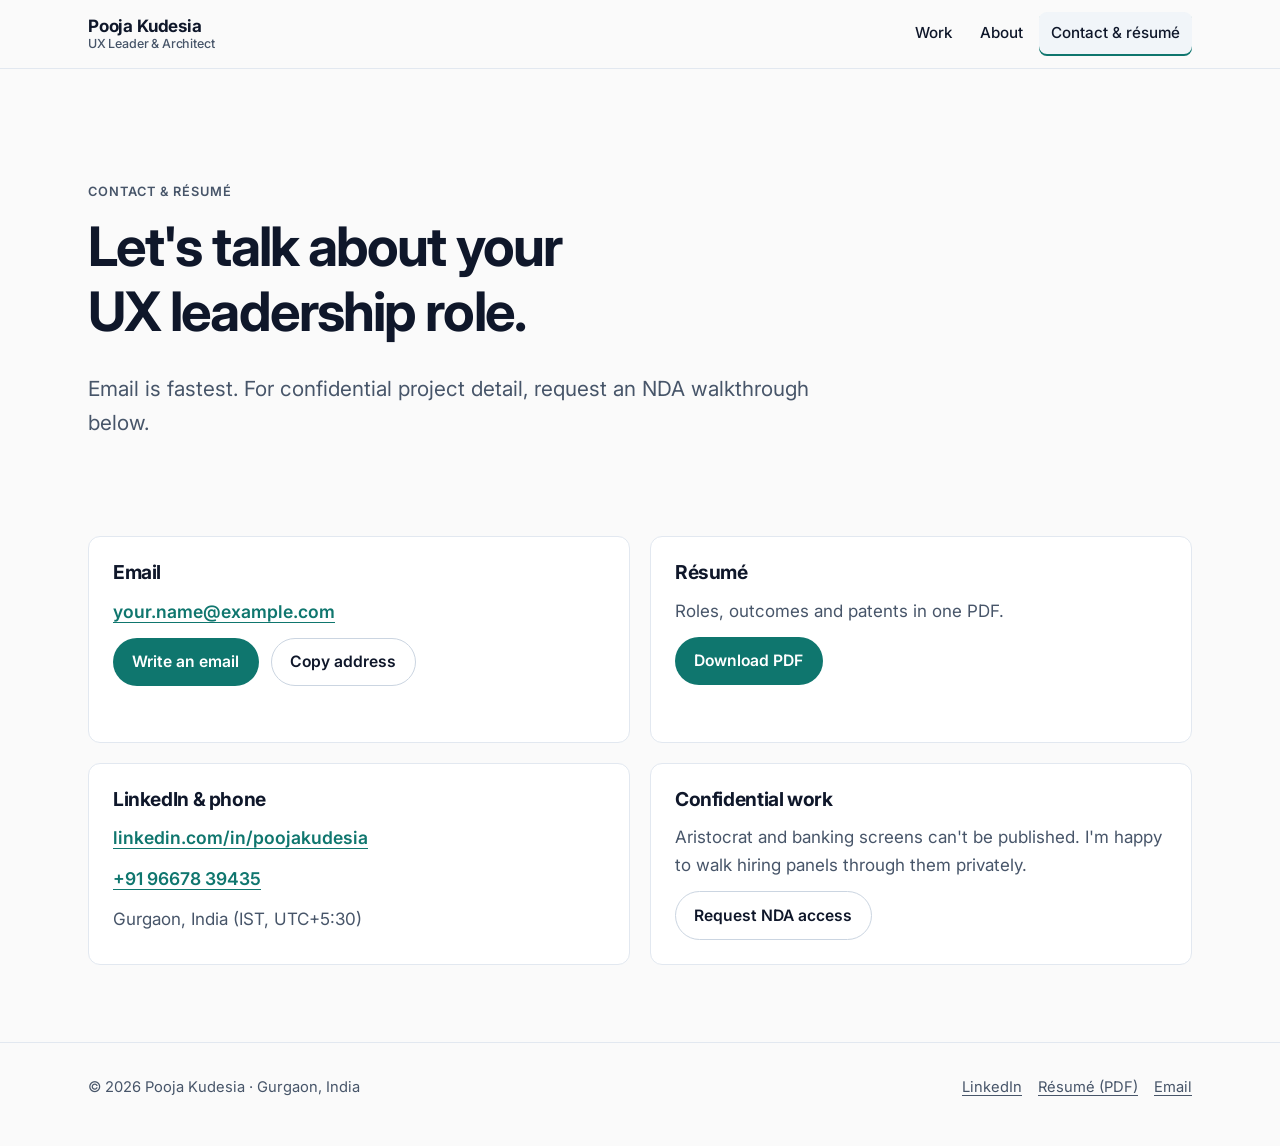
<file: src/contact.html>
<!doctype html>
<html lang="en-IN">
<head>
  <meta charset="utf-8">
  <meta name="viewport" content="width=device-width, initial-scale=1">
  <title>Contact & résumé · Pooja Kudesia</title>
  <meta name="description" content="Email, résumé download, LinkedIn and NDA walkthrough requests.">
  <meta property="og:title" content="Contact & résumé · Pooja Kudesia">
  <meta property="og:description" content="Email, résumé download, LinkedIn and NDA walkthrough requests.">
  <meta property="og:type" content="website">
  <meta name="theme-color" content="#FAFAFA" media="(prefers-color-scheme: light)">
  <meta name="theme-color" content="#0F172A" media="(prefers-color-scheme: dark)">
  <link rel="preconnect" href="https://fonts.googleapis.com">
  <link rel="preconnect" href="https://fonts.gstatic.com" crossorigin>
  <link rel="stylesheet" href="https://fonts.googleapis.com/css2?family=Inter:wght@400;500;600;700;800&display=swap">
  <link rel="stylesheet" href="assets/styles.css">
  <link rel="icon" href="data:image/svg+xml,%3Csvg xmlns='http://www.w3.org/2000/svg' viewBox='0 0 32 32'%3E%3Crect width='32' height='32' rx='8' fill='%230F766E'/%3E%3Ctext x='16' y='22' font-family='Arial' font-weight='700' font-size='15' fill='white' text-anchor='middle'%3EPK%3C/text%3E%3C/svg%3E">
  <script src="assets/main.js" defer></script>
</head>
<body>
  <a class="skip-link" href="#main">Skip to main content</a>
  <header class="site-header">
    <div class="container">
      <a class="brand" href="index.html">Pooja Kudesia<small>UX Leader &amp; Architect</small></a>
      <nav class="site-nav" aria-label="Primary">
        <ul>
        <li><a href="index.html">Work</a></li>
        <li><a href="about.html">About</a></li>
        <li><a href="contact.html" aria-current="page">Contact &amp; résumé</a></li>
        </ul>
      </nav>
    </div>
  </header>
  <main id="main">
    <section class="hero">
      <div class="container">
        <p class="eyebrow">Contact &amp; résumé</p>
        <h1>Let's talk about your UX leadership role.</h1>
        <p class="lede">Email is fastest. For confidential project detail, request an NDA walkthrough below.</p>
      </div>
    </section>

    <section style="padding-top:0">
      <div class="container contact-grid">
        <div class="contact-card">
          <h2>Email</h2>
          <p class="contact-value"><a href="mailto:your.name@example.com">your.name@example.com</a></p>
          <div class="btn-row">
            <a class="btn btn-primary" href="mailto:your.name@example.com?subject=UX%20leadership%20role">Write an email</a>
            <button type="button" class="btn btn-ghost" data-copy="your.name@example.com" data-status="#copy-status">Copy address</button>
          </div>
          <p id="copy-status" class="status" role="status" aria-live="polite"></p>
        </div>

        <div class="contact-card">
          <h2>Résumé</h2>
          <p>Roles, outcomes and patents in one PDF.</p>
          <div class="btn-row">
            <a class="btn btn-primary" href="assets/Pooja-Kudesia-Resume.pdf" download>Download PDF</a>
          </div>
        </div>

        <div class="contact-card">
          <h2>LinkedIn &amp; phone</h2>
          <p class="contact-value"><a href="https://www.linkedin.com/in/poojakudesia" rel="noopener">linkedin.com/in/poojakudesia</a></p>
          <p class="contact-value"><a href="tel:+919667839435">+91 96678 39435</a></p>
          <p>Gurgaon, India (IST, UTC+5:30)</p>
        </div>

        <div class="contact-card">
          <h2>Confidential work</h2>
          <p>Aristocrat and banking screens can't be published. I'm happy to walk hiring panels through them privately.</p>
          <div class="btn-row">
            <a class="btn btn-ghost" href="mailto:your.name@example.com?subject=NDA%20access%20request" data-open-nda>Request NDA access</a>
          </div>
        </div>
      </div>
    </section>
  </main>
  <footer class="site-footer">
    <div class="container">
      <p>&copy; <span id="year">2026</span> Pooja Kudesia · Gurgaon, India</p>
      <ul>
        <li><a href="https://www.linkedin.com/in/poojakudesia" rel="noopener">LinkedIn</a></li>
        <li><a href="assets/Pooja-Kudesia-Resume.pdf" download>Résumé (PDF)</a></li>
        <li><a href="mailto:your.name@example.com">Email</a></li>
      </ul>
    </div>
  </footer>
  <dialog id="nda-dialog" aria-labelledby="nda-title">
    <div class="dialog-inner">
      <h2 id="nda-title">Request NDA access</h2>
      <p class="muted">Some screens and figures from Aristocrat and banking work are under NDA. Tell me who you are and I'll send a private walkthrough.</p>
      <form method="dialog" data-to="your.name@example.com">
        <div class="field"><label for="nda-name">Your name</label><input id="nda-name" name="name" autocomplete="name" required></div>
        <div class="field"><label for="nda-company">Company</label><input id="nda-company" name="company" autocomplete="organization" required></div>
        <div class="field"><label for="nda-role">Your role</label><input id="nda-role" name="role" autocomplete="organization-title" placeholder="e.g. VP Design, Talent Partner"></div>
        <div class="field"><label for="nda-case">Case study</label>
          <select id="nda-case" name="case">
            <option>Aristocrat casino management platform</option>
            <option>Tata 1mg growth and onboarding</option>
            <option>Deutsche Bank and UK Police workflows</option>
            <option>All of them</option>
          </select></div>
        <div class="field"><label for="nda-note">Anything I should know?</label><textarea id="nda-note" name="note" aria-describedby="nda-hint"></textarea><span id="nda-hint" class="hint">Opens a pre-filled email in your mail app.</span></div>
        <div class="dialog-actions">
          <button type="button" class="btn btn-ghost" data-close>Cancel</button>
          <button type="submit" class="btn btn-primary">Send request</button>
        </div>
      </form>
    </div>
  </dialog>
</body>
</html>
</file>
<file: src/assets/styles.css>
/* ==========================================================
   Pooja Kudesia — portfolio styles
   Tokens first. Every colour pair below passes WCAG 2.1 AA.
   ========================================================== */
:root {
  --bg: #FAFAFA;
  --surface: #FFFFFF;
  --surface-2: #F1F5F9;
  --text: #0F172A;        /* 17.1:1 on --bg */
  --muted: #475569;       /* 7.2:1 on --bg  */
  --line: #E2E8F0;
  --line-strong: #CBD5E1;
  --accent: #0F766E;      /* 5.3:1 on --bg, 5.5:1 on white */
  --accent-ink: #FFFFFF;  /* text on accent: 5.5:1 */
  --accent-soft: #CCFBF1;
  --accent-soft-ink: #134E4A; /* 9.0:1 on --accent-soft */
  --focus: #1D4ED8;
  --todo-bg: #FEF3C7;
  --todo-ink: #78350F;    /* 8.9:1 on --todo-bg */
  --radius: 12px;
  --radius-sm: 8px;
  --shadow: 0 1px 2px rgb(15 23 42 / .06), 0 4px 16px rgb(15 23 42 / .06);
  --max: 72rem;
  --prose: 68ch;
  --font: "Inter", ui-sans-serif, system-ui, -apple-system, "Segoe UI", Roboto, sans-serif;
  color-scheme: light;
}
@media (prefers-color-scheme: dark) {
  :root {
    --bg: #0F172A;
    --surface: #111C33;
    --surface-2: #1E293B;
    --text: #F1F5F9;      /* 16.3:1 */
    --muted: #A8B4C7;     /* 8.4:1  */
    --line: #1E293B;
    --line-strong: #334155;
    --accent: #5EEAD4;    /* 11.6:1 on --bg */
    --accent-ink: #042F2E;
    --accent-soft: #134E4A;
    --accent-soft-ink: #CCFBF1;
    --focus: #93C5FD;
    --todo-bg: #422006;
    --todo-ink: #FDE68A;
    --shadow: 0 1px 2px rgb(0 0 0 / .3), 0 4px 16px rgb(0 0 0 / .25);
    color-scheme: dark;
  }
}

*, *::before, *::after { box-sizing: border-box; }
html { -webkit-text-size-adjust: 100%; scroll-behavior: smooth; scroll-padding-top: 5rem; }
@media (prefers-reduced-motion: reduce) { html { scroll-behavior: auto; } *, *::before, *::after { transition: none !important; animation: none !important; } }
body {
  margin: 0; background: var(--bg); color: var(--text);
  font-family: var(--font); font-size: 1.0625rem; line-height: 1.65;
  text-rendering: optimizeLegibility;
}
img, svg { display: block; max-width: 100%; height: auto; }
a { color: var(--accent); text-underline-offset: .2em; text-decoration-thickness: 1px; }
a:hover { text-decoration-thickness: 2px; }
:focus-visible { outline: 3px solid var(--focus); outline-offset: 3px; border-radius: 4px; }
h1, h2, h3, h4 { line-height: 1.2; letter-spacing: -0.02em; margin: 0 0 .5em; text-wrap: balance; }
h1 { font-size: clamp(2rem, 4.5vw + .5rem, 3.4rem); font-weight: 700; letter-spacing: -0.035em; }
h2 { font-size: clamp(1.5rem, 2vw + .8rem, 2.1rem); font-weight: 700; }
h3 { font-size: 1.2rem; font-weight: 650; }
p { margin: 0 0 1em; }
ul, ol { padding-left: 1.25em; }
.visually-hidden { position: absolute !important; width: 1px; height: 1px; overflow: hidden; clip: rect(0 0 0 0); white-space: nowrap; }

.skip-link { position: absolute; left: 1rem; top: -4rem; z-index: 100; background: var(--text); color: var(--bg); padding: .6rem 1rem; border-radius: var(--radius-sm); }
.skip-link:focus { top: 1rem; }

.container { width: 100%; max-width: var(--max); margin-inline: auto; padding-inline: 1rem; }
@media (min-width: 640px) { .container { padding-inline: 1.5rem; } }
.prose { max-width: var(--prose); }
.muted { color: var(--muted); }
.eyebrow { font-size: .8rem; font-weight: 600; letter-spacing: .08em; text-transform: uppercase; color: var(--muted); margin-bottom: .75rem; }
.lede { font-size: clamp(1.1rem, .6vw + 1rem, 1.3rem); color: var(--muted); max-width: 60ch; }

/* Unfinished-content marker: find every one with a search for class="todo" */
.todo { background: var(--todo-bg); color: var(--todo-ink); padding: .05em .35em; border-radius: 4px; font-size: .95em; }
.todo::before { content: "TO CONFIRM: "; font-weight: 700; font-size: .75em; letter-spacing: .05em; }

/* ---------- Header ---------- */
.site-header { position: sticky; top: 0; z-index: 50; background: color-mix(in srgb, var(--bg) 88%, transparent); backdrop-filter: saturate(1.4) blur(10px); border-bottom: 1px solid var(--line); }
.site-header .container { display: flex; flex-wrap: wrap; align-items: center; justify-content: space-between; gap: .25rem 1rem; padding-block: .75rem; }
.brand { font-weight: 700; color: var(--text); text-decoration: none; letter-spacing: -0.01em; display: inline-flex; flex-direction: column; line-height: 1.2; }
.brand small { font-weight: 500; color: var(--muted); font-size: .78rem; }
.site-nav ul { list-style: none; margin: 0; padding: 0; display: flex; flex-wrap: wrap; gap: .25rem; }
.site-nav a { display: inline-block; padding: .55rem .75rem; min-height: 44px; line-height: 1.6; border-radius: var(--radius-sm); color: var(--text); text-decoration: none; font-size: .95rem; font-weight: 500; }
.site-nav a:hover { background: var(--surface-2); }
.site-nav a[aria-current="page"] { background: var(--surface-2); box-shadow: inset 0 -2px 0 var(--accent); }

/* ---------- Buttons ---------- */
.btn { display: inline-flex; align-items: center; gap: .5rem; min-height: 44px; padding: .65rem 1.15rem; border-radius: 999px; font: inherit; font-weight: 600; font-size: .98rem; text-decoration: none; cursor: pointer; border: 1px solid transparent; }
.btn-primary { background: var(--accent); color: var(--accent-ink); }
.btn-primary:hover { filter: brightness(1.08); }
.btn-ghost { background: transparent; color: var(--text); border-color: var(--line-strong); }
.btn-ghost:hover { background: var(--surface-2); }
.btn-row { display: flex; flex-wrap: wrap; gap: .75rem; }

/* ---------- Sections ---------- */
section { padding-block: clamp(3rem, 6vw, 5.5rem); }
.section-head { margin-bottom: 2rem; max-width: 60ch; }
.divider { border-top: 1px solid var(--line); }

.hero { padding-block: clamp(3.5rem, 9vw, 7rem) clamp(2.5rem, 5vw, 4rem); }
.hero h1 { max-width: 22ch; }
.hero .lede { margin-bottom: 2rem; }

/* ---------- Metric strip ---------- */
.metrics { display: grid; gap: 1px; grid-template-columns: 1fr; background: var(--line); border: 1px solid var(--line); border-radius: var(--radius); overflow: hidden; margin: 0; padding: 0; list-style: none; }
@media (min-width: 560px) { .metrics { grid-template-columns: repeat(2, 1fr); } }
@media (min-width: 960px) { .metrics { grid-template-columns: repeat(4, 1fr); } }
.metrics li { background: var(--surface); padding: 1.25rem 1.25rem 1.4rem; }
.metric-value { display: block; font-size: 2.1rem; font-weight: 750; letter-spacing: -0.03em; color: var(--accent); line-height: 1.1; }
.metric-label { display: block; font-weight: 600; margin-top: .35rem; }
.metric-source { display: block; color: var(--muted); font-size: .88rem; }

/* ---------- Dual track ---------- */
.dual { display: grid; gap: 1.25rem; }
@media (min-width: 800px) { .dual { grid-template-columns: 1fr 1fr; } }
.panel { background: var(--surface); border: 1px solid var(--line); border-radius: var(--radius); padding: 1.5rem; }
.panel h3 { display: flex; align-items: center; gap: .5rem; }
.panel ul { margin: 0; padding-left: 1.1em; }
.panel li + li { margin-top: .5rem; }

/* ---------- Case cards ---------- */
.cards { display: grid; gap: 1.5rem; }
@media (min-width: 900px) { .cards { grid-template-columns: repeat(3, 1fr); } }
.card { position: relative; display: flex; flex-direction: column; background: var(--surface); border: 1px solid var(--line); border-radius: var(--radius); overflow: hidden; box-shadow: var(--shadow); transition: transform .15s ease, border-color .15s ease; }
.card:hover { transform: translateY(-2px); border-color: var(--line-strong); }
.card:focus-within { outline: 3px solid var(--focus); outline-offset: 3px; }
.card-thumb { aspect-ratio: 16 / 10; background: var(--surface-2); border-bottom: 1px solid var(--line); }
.card-thumb svg { width: 100%; height: 100%; }
.card-body { padding: 1.25rem 1.25rem 1.5rem; display: flex; flex-direction: column; gap: .75rem; flex: 1; }
.card h3 { margin: 0; font-size: 1.15rem; }
.card h3 a { color: var(--text); text-decoration: none; }
.card h3 a::after { content: ""; position: absolute; inset: 0; } /* whole card clickable, one link in tab order */
.card h3 a:focus-visible { outline: none; }
.card .outcome { font-weight: 600; color: var(--text); margin: 0; }
.card .more { margin-top: auto; font-weight: 600; color: var(--accent); font-size: .95rem; }
.badge { display: inline-block; font-size: .8rem; font-weight: 600; color: var(--accent-soft-ink); background: var(--accent-soft); border-radius: 999px; padding: .2rem .65rem; }
.tags { display: flex; flex-wrap: wrap; gap: .4rem; list-style: none; padding: 0; margin: 0; }
.tags li { font-size: .8rem; color: var(--muted); border: 1px solid var(--line-strong); border-radius: 999px; padding: .1rem .6rem; }

/* thumb art tokens */
.t-bg { fill: var(--surface-2); } .t-win { fill: var(--surface); stroke: var(--line-strong); }
.t-bar { fill: var(--line-strong); } .t-acc { fill: var(--accent); } .t-soft { fill: var(--accent-soft); } .t-line { stroke: var(--line-strong); fill: none; }

/* ---------- Credentials bar ---------- */
.creds { display: grid; gap: 1.5rem; }
@media (min-width: 800px) { .creds { grid-template-columns: 1.3fr 1fr; align-items: start; } }
.wordmarks { display: flex; flex-wrap: wrap; gap: .6rem; list-style: none; padding: 0; margin: 0; }
.wordmarks li { font-weight: 650; letter-spacing: -0.01em; padding: .45rem .9rem; border: 1px solid var(--line-strong); border-radius: var(--radius-sm); background: var(--surface); }
.cred-list { list-style: none; padding: 0; margin: 0; display: grid; gap: .75rem; }
.cred-list li { display: grid; grid-template-columns: auto 1fr; gap: .75rem; align-items: start; }
.cred-list .dot { width: .6rem; height: .6rem; border-radius: 50%; background: var(--accent); margin-top: .55rem; }

/* ---------- CTA band ---------- */
.cta-band { background: var(--surface); border: 1px solid var(--line); border-radius: var(--radius); padding: clamp(1.5rem, 4vw, 2.5rem); display: grid; gap: 1rem; }
@media (min-width: 800px) { .cta-band { grid-template-columns: 1fr auto; align-items: center; } }
.cta-band h2 { margin: 0 0 .25rem; font-size: 1.5rem; }
.cta-band p { margin: 0; color: var(--muted); }

/* ---------- Footer ---------- */
.site-footer { border-top: 1px solid var(--line); padding-block: 2rem; color: var(--muted); font-size: .92rem; }
.site-footer .container { display: flex; flex-wrap: wrap; justify-content: space-between; gap: 1rem; }
.site-footer ul { list-style: none; margin: 0; padding: 0; display: flex; flex-wrap: wrap; gap: 1rem; }
.site-footer a { color: var(--muted); }

/* ---------- About ---------- */
.two-col { display: grid; gap: 2.5rem; }
@media (min-width: 900px) { .two-col { grid-template-columns: 1fr 20rem; } }
.fact-card { background: var(--surface); border: 1px solid var(--line); border-radius: var(--radius); padding: 1.5rem; align-self: start; }
@media (min-width: 900px) { .fact-card { position: sticky; top: 6rem; } }
.fact-card dl { margin: 0; display: grid; gap: .9rem; }
.fact-card dt { font-size: .8rem; font-weight: 600; text-transform: uppercase; letter-spacing: .06em; color: var(--muted); }
.fact-card dd { margin: .15rem 0 0; font-weight: 550; }
.principles { list-style: none; padding: 0; margin: 0; display: grid; gap: 1rem; }
@media (min-width: 700px) { .principles { grid-template-columns: 1fr 1fr; } }
.principles li { background: var(--surface); border: 1px solid var(--line); border-radius: var(--radius); padding: 1.25rem; }
.principles h3 { margin-bottom: .35rem; font-size: 1.05rem; }
.principles p { margin: 0; color: var(--muted); }

.timeline { list-style: none; padding: 0; margin: 0; border-left: 2px solid var(--line-strong); }
.timeline li { position: relative; padding: 0 0 1.75rem 1.5rem; }
.timeline li::before { content: ""; position: absolute; left: -7px; top: .45rem; width: 12px; height: 12px; border-radius: 50%; background: var(--bg); border: 2px solid var(--accent); }
.timeline .when { font-size: .88rem; color: var(--muted); font-weight: 600; }
.timeline h3 { margin: .1rem 0 .25rem; font-size: 1.08rem; }
.timeline p { margin: 0; color: var(--muted); }

/* ---------- Case study ---------- */
.cs-hero { padding-block: clamp(3rem, 7vw, 5rem) 2rem; }
.cs-hero h1 { max-width: 24ch; }
.tldr { display: grid; gap: 1px; background: var(--line); border: 1px solid var(--line); border-radius: var(--radius); overflow: hidden; margin: 2rem 0 0; }
@media (min-width: 640px) { .tldr { grid-template-columns: repeat(3, 1fr); } }
.tldr div { background: var(--surface); padding: 1rem 1.1rem; }
.tldr dt { font-size: .78rem; font-weight: 600; text-transform: uppercase; letter-spacing: .06em; color: var(--muted); }
.tldr dd { margin: .2rem 0 0; font-weight: 550; }
.outcomes { display: grid; gap: 1rem; list-style: none; padding: 0; margin: 1.25rem 0 0; }
@media (min-width: 640px) { .outcomes { grid-template-columns: repeat(3, 1fr); } }
.outcomes li { background: var(--accent-soft); color: var(--accent-soft-ink); border-radius: var(--radius); padding: 1rem 1.1rem; }
.outcomes strong { display: block; font-size: 1.9rem; letter-spacing: -0.03em; line-height: 1.1; }

.cs-layout { display: grid; grid-template-columns: minmax(0, 1fr); gap: 2rem; padding-bottom: 4rem; }
.cs-layout > * { min-width: 0; }
@media (min-width: 1000px) { .cs-layout { grid-template-columns: 13rem minmax(0, 1fr); gap: 3.5rem; } }
.toc { position: sticky; top: 4.6rem; z-index: 10; background: var(--bg); border-bottom: 1px solid var(--line); margin-inline: -1rem; padding-inline: 1rem; }
.toc ol { list-style: none; margin: 0; padding: .4rem 0; display: flex; gap: .25rem; overflow-x: auto; scrollbar-width: thin; }
.toc a { display: block; white-space: nowrap; padding: .45rem .7rem; border-radius: var(--radius-sm); color: var(--muted); text-decoration: none; font-size: .9rem; font-weight: 550; }
.toc a:hover { color: var(--text); background: var(--surface-2); }
.toc a[aria-current="true"] { color: var(--text); background: var(--surface-2); box-shadow: inset 3px 0 0 var(--accent); }
@media (min-width: 1000px) {
  .toc { top: 6rem; align-self: start; border: 0; margin: 0; padding: 0; background: none; }
  .toc ol { flex-direction: column; overflow: visible; padding: 0; }
}
.cs-body > section { padding-block: 2.5rem; border-top: 1px solid var(--line); }
.cs-body > section:first-child { border-top: 0; padding-top: 0; }
.cs-body h2 { font-size: clamp(1.35rem, 1.2vw + 1rem, 1.75rem); max-width: 34ch; }
.cs-body .prose p, .cs-body .prose li { color: var(--text); }
.step-label { display: block; font-size: .8rem; font-weight: 600; letter-spacing: .08em; text-transform: uppercase; color: var(--accent); margin-bottom: .4rem; }

.callout { border-left: 4px solid var(--accent); background: var(--surface); padding: 1rem 1.25rem; border-radius: 0 var(--radius-sm) var(--radius-sm) 0; margin: 1.5rem 0; max-width: var(--prose); }
.callout p:last-child { margin: 0; }
.decision-list { list-style: none; padding: 0; margin: 1.25rem 0; display: grid; gap: 1rem; max-width: var(--prose); }
.decision-list li { background: var(--surface); border: 1px solid var(--line); border-radius: var(--radius); padding: 1.1rem 1.25rem; }
.decision-list h3 { font-size: 1.02rem; margin-bottom: .3rem; }
.decision-list p { margin: 0; color: var(--muted); }

/* annotated figure */
.figure { margin: 1.75rem 0; background: var(--surface); border: 1px solid var(--line); border-radius: var(--radius); overflow: hidden; }
.slot { aspect-ratio: 16 / 9; display: grid; place-items: center; text-align: center; padding: 1.5rem; background: repeating-linear-gradient(135deg, var(--surface-2) 0 12px, var(--surface) 12px 24px); color: var(--muted); font-size: .92rem; border-bottom: 1px solid var(--line); }
.slot strong { display: block; color: var(--text); }
.figure figcaption { padding: 1rem 1.25rem 1.25rem; }
.figure figcaption > p { margin: 0 0 .75rem; font-weight: 600; }
.annotations { margin: 0; padding: 0; list-style: none; counter-reset: ann; display: grid; gap: .6rem; }
.annotations li { counter-increment: ann; display: grid; grid-template-columns: 1.6rem 1fr; gap: .6rem; color: var(--muted); font-size: .95rem; }
.annotations li::before { content: counter(ann); display: grid; place-items: center; width: 1.6rem; height: 1.6rem; border-radius: 50%; background: var(--accent); color: var(--accent-ink); font-size: .8rem; font-weight: 700; }

.compare { display: grid; gap: 1rem; margin: 1.75rem 0; }
@media (min-width: 760px) { .compare { grid-template-columns: 1fr 1fr; } }
.compare .figure { margin: 0; }
.compare .tag { display: inline-block; font-size: .75rem; font-weight: 700; letter-spacing: .06em; text-transform: uppercase; padding: .15rem .55rem; border-radius: 999px; margin-bottom: .5rem; }
.tag-before { background: var(--surface-2); color: var(--muted); border: 1px solid var(--line-strong); }
.tag-after { background: var(--accent); color: var(--accent-ink); }

.a11y-grid { display: grid; gap: 1rem; list-style: none; padding: 0; margin: 1.25rem 0; }
@media (min-width: 700px) { .a11y-grid { grid-template-columns: repeat(2, 1fr); } }
.a11y-grid li { background: var(--surface); border: 1px solid var(--line); border-radius: var(--radius); padding: 1rem 1.15rem; }
.a11y-grid h3 { font-size: .98rem; margin-bottom: .25rem; }
.a11y-grid p { margin: 0; color: var(--muted); font-size: .95rem; }

.impact-table { width: 100%; max-width: var(--prose); border-collapse: collapse; margin: 1.25rem 0; font-size: .98rem; }
.impact-table caption { text-align: left; font-weight: 600; margin-bottom: .5rem; }
.impact-table th, .impact-table td { text-align: left; padding: .7rem .75rem; border-bottom: 1px solid var(--line); vertical-align: top; }
.impact-table thead th { font-size: .8rem; text-transform: uppercase; letter-spacing: .06em; color: var(--muted); }
.impact-table td:first-child { font-weight: 700; color: var(--accent); white-space: nowrap; }
.table-wrap { overflow-x: auto; }

.next-case { display: flex; flex-wrap: wrap; justify-content: space-between; gap: 1rem; border-top: 1px solid var(--line); padding-top: 2rem; }

/* ---------- Contact ---------- */
.contact-grid { display: grid; gap: 1.25rem; }
@media (min-width: 800px) { .contact-grid { grid-template-columns: repeat(2, 1fr); } }
.contact-card { background: var(--surface); border: 1px solid var(--line); border-radius: var(--radius); padding: 1.5rem; display: flex; flex-direction: column; gap: .75rem; }
.contact-card h2 { font-size: 1.2rem; margin: 0; }
.contact-card p { margin: 0; color: var(--muted); }
.contact-value { font-weight: 600; font-size: 1.1rem; word-break: break-word; color: var(--text); }
.status { min-height: 1.4em; font-size: .9rem; color: var(--accent); font-weight: 600; }

/* ---------- NDA dialog ---------- */
dialog { border: 1px solid var(--line-strong); border-radius: var(--radius); padding: 0; width: min(34rem, calc(100vw - 2rem)); background: var(--surface); color: var(--text); box-shadow: 0 20px 60px rgb(0 0 0 / .3); }
dialog::backdrop { background: rgb(15 23 42 / .6); }
.dialog-inner { padding: 1.5rem; }
.dialog-inner h2 { font-size: 1.3rem; }
.field { display: grid; gap: .35rem; margin-bottom: 1rem; }
.field label { font-weight: 600; font-size: .95rem; }
.field input, .field select, .field textarea { font: inherit; color: var(--text); background: var(--bg); border: 1px solid var(--line-strong); border-radius: var(--radius-sm); padding: .6rem .75rem; min-height: 44px; }
.field textarea { min-height: 6rem; resize: vertical; }
.field .hint { font-size: .85rem; color: var(--muted); }
.dialog-actions { display: flex; flex-wrap: wrap; gap: .75rem; justify-content: flex-end; margin-top: 1rem; }

@media print {
  .site-header, .toc, .site-footer, .btn-row, .next-case { display: none !important; }
  body { background: #fff; color: #000; }
  .todo::before { content: ""; }
}
</file>
